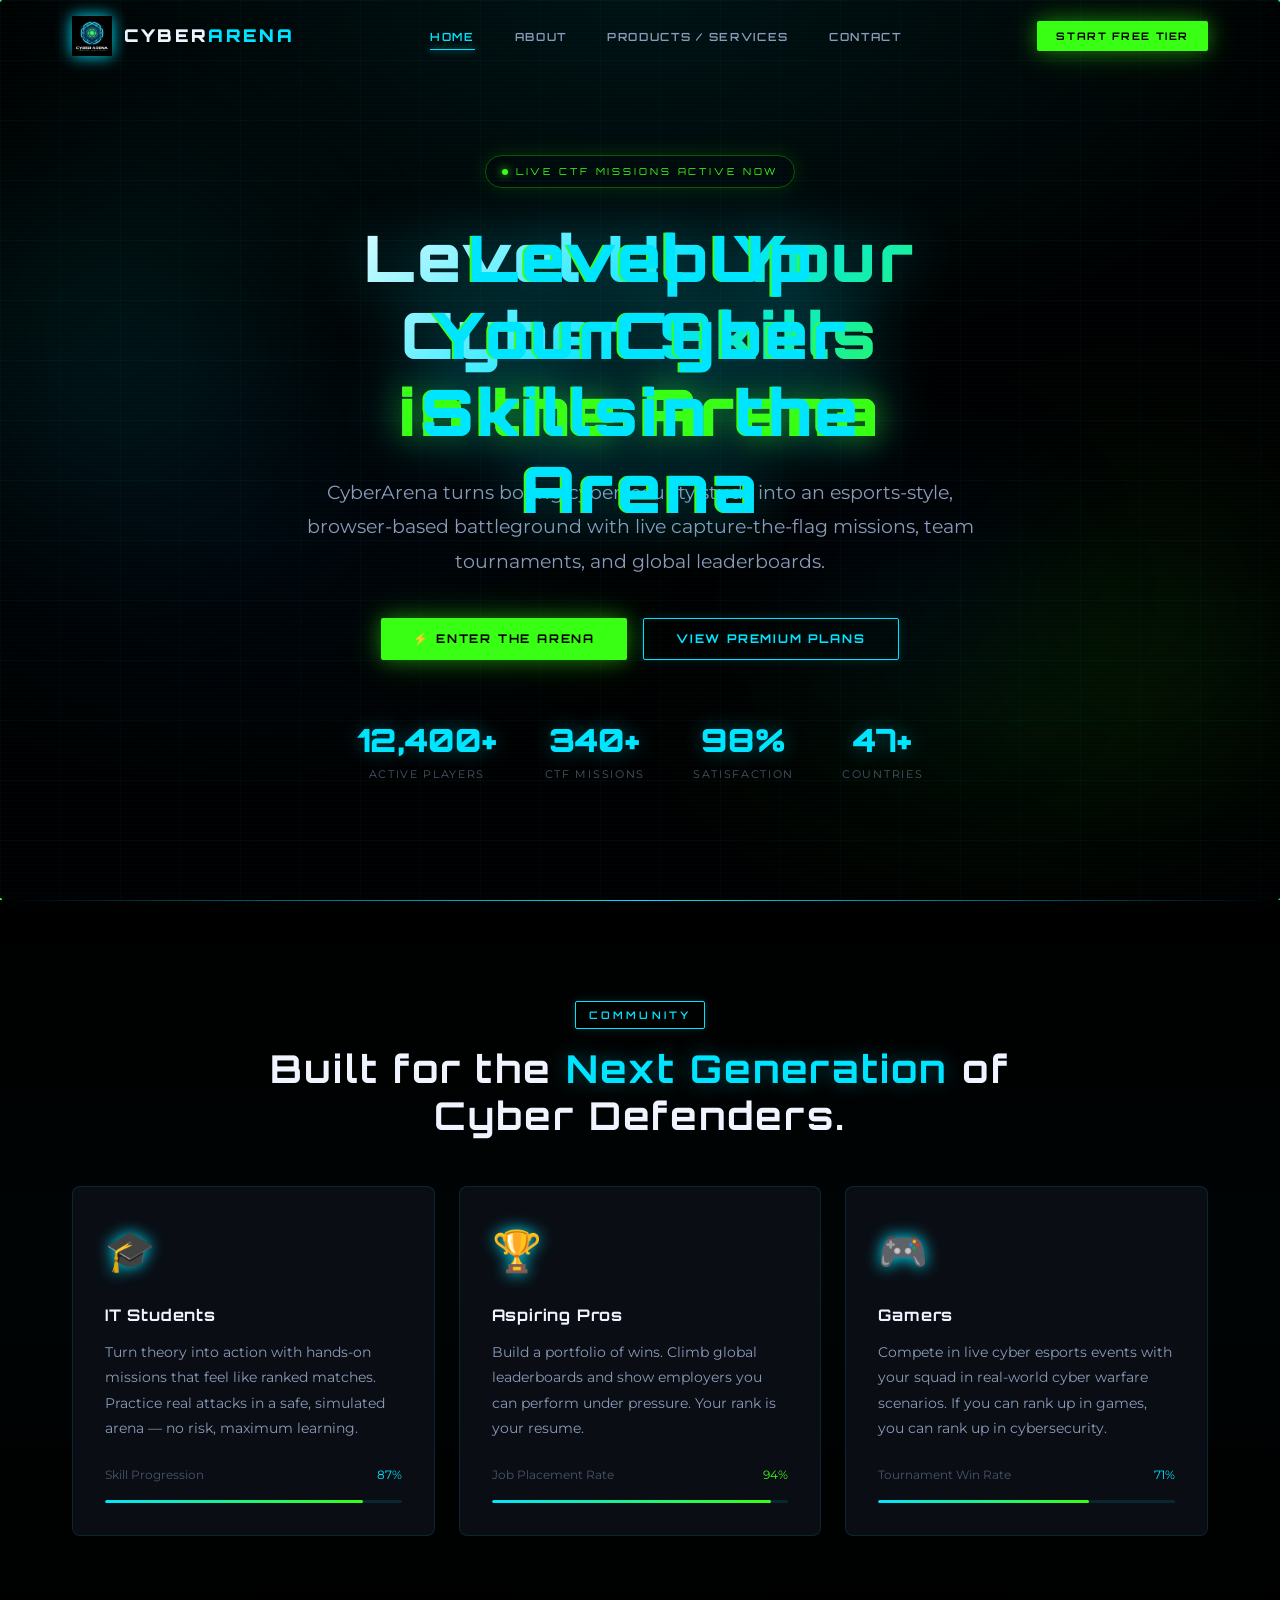
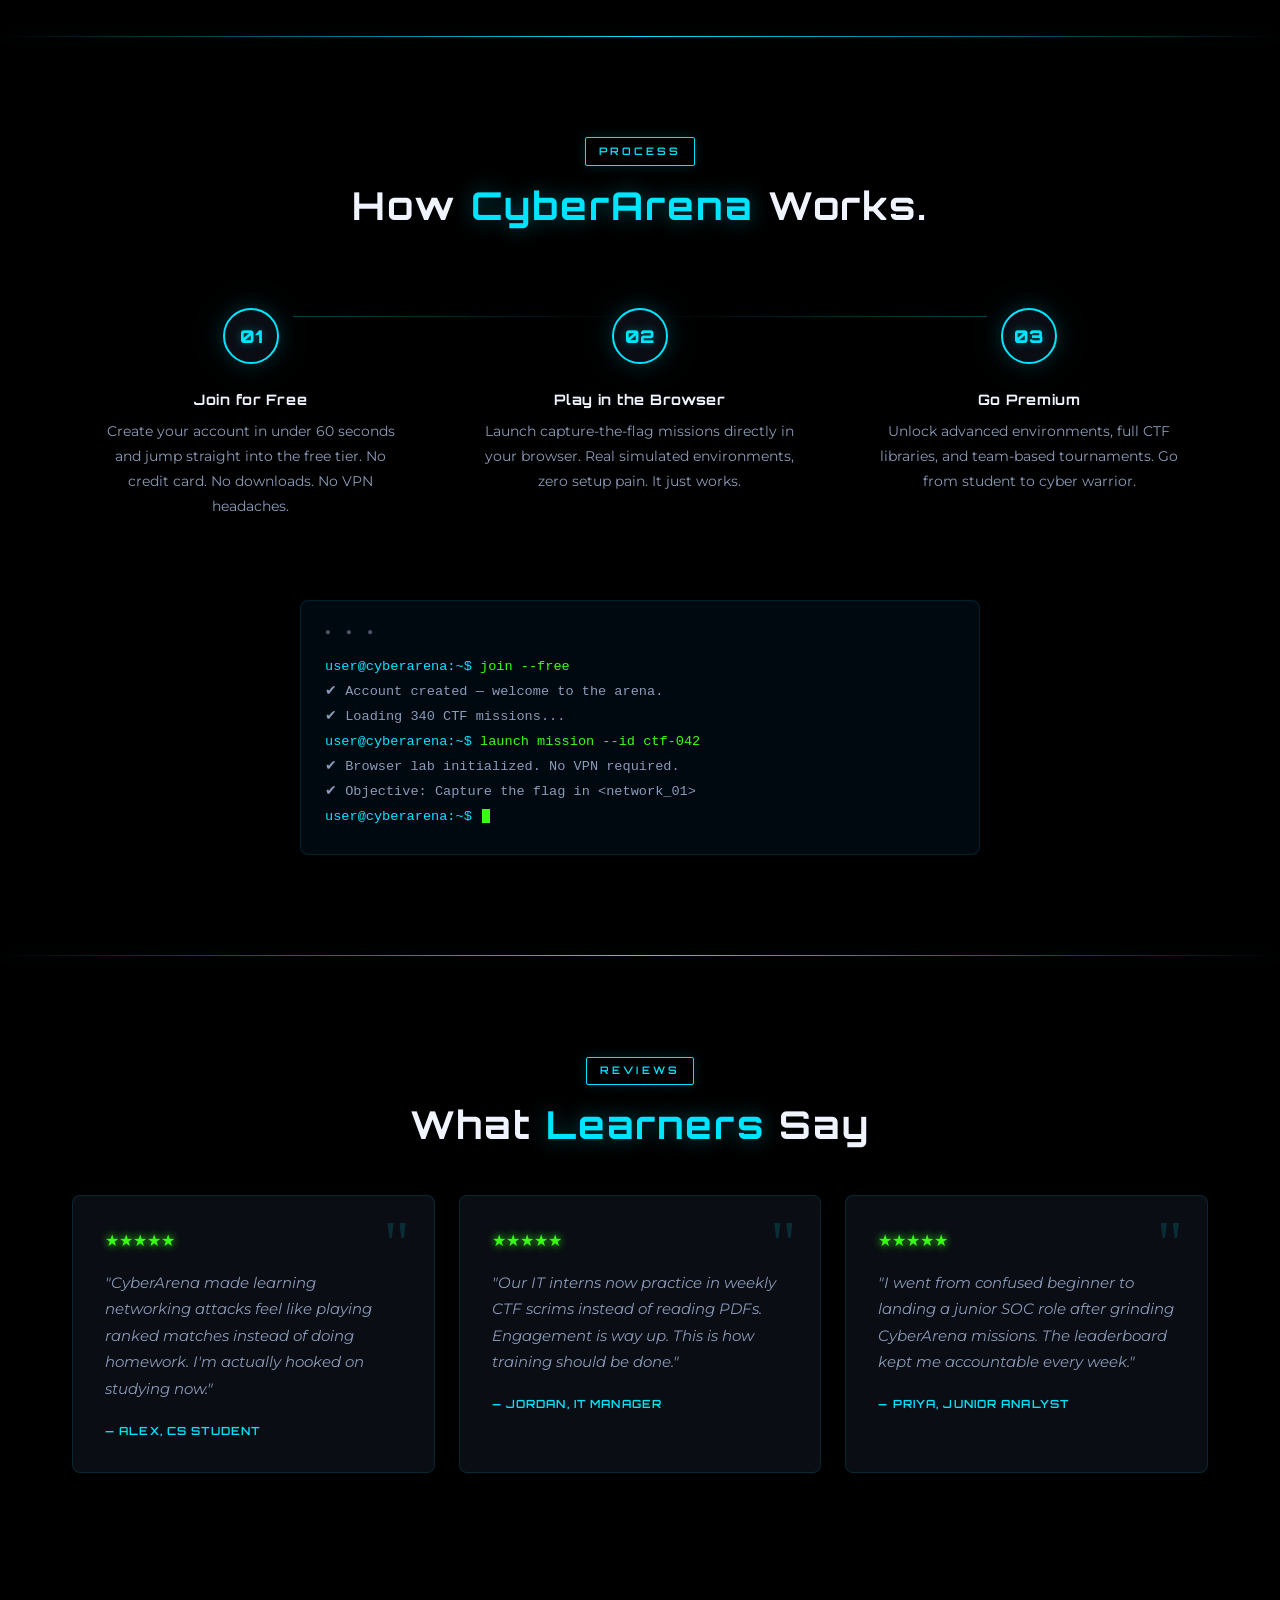
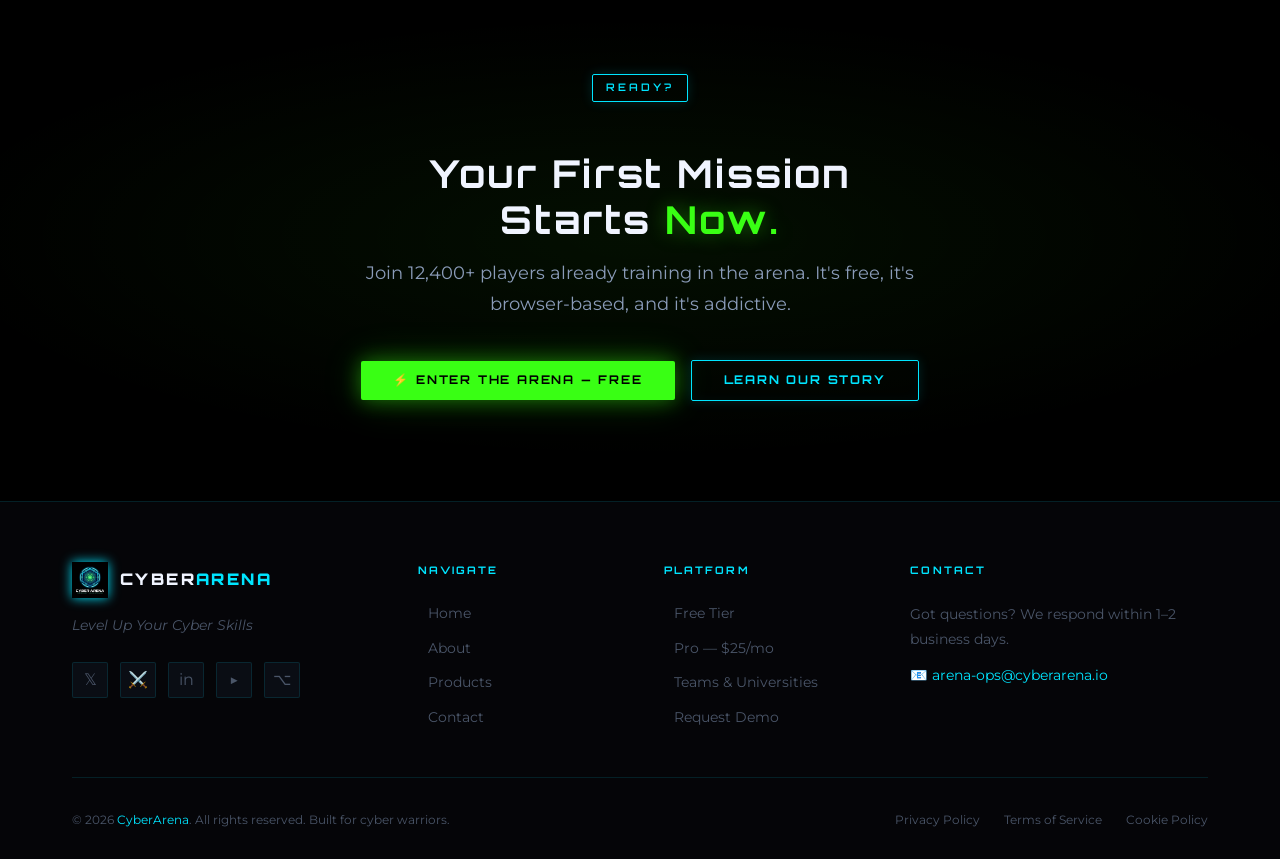
<file: index.html>
<!DOCTYPE html>
<html lang="en">
<head>
  <meta charset="UTF-8" />
  <meta name="viewport" content="width=device-width, initial-scale=1.0" />
  <title>CyberArena — Level Up Your Cyber Skills in the Arena</title>
  <meta name="description" content="CyberArena turns cybersecurity study into an esports-style, browser-based battleground with live capture-the-flag missions, team tournaments, and global leaderboards." />
  <link rel="icon" href="data:image/svg+xml,<svg xmlns='http://www.w3.org/2000/svg' viewBox='0 0 100 100'><text y='.9em' font-size='90'>🛡️</text></svg>" />
  <link rel="stylesheet" href="assets/style.css" />
  <style>
    /* Page-specific styles */
    .glitch {
      position: relative;
    }
    .glitch::before,
    .glitch::after {
      content: attr(data-text);
      position: absolute;
      inset: 0;
      background: transparent;
      -webkit-background-clip: text;
      background-clip: text;
    }
    .glitch::before {
      left: 2px;
      text-shadow: -2px 0 var(--green);
      animation: glitch1 4s infinite linear;
    }
    .glitch::after {
      left: -2px;
      text-shadow: 2px 0 var(--cyan);
      animation: glitch2 4s infinite linear;
    }
    @keyframes glitch1 {
      0%, 90%, 100% { clip-path: none; opacity: 0; }
      91% { clip-path: inset(10% 0 80% 0); opacity: 1; }
      92% { clip-path: inset(50% 0 30% 0); opacity: 1; }
      93% { clip-path: inset(80% 0 5% 0); opacity: 1; }
    }
    @keyframes glitch2 {
      0%, 93%, 100% { clip-path: none; opacity: 0; }
      94% { clip-path: inset(20% 0 60% 0); opacity: 1; }
      95% { clip-path: inset(60% 0 15% 0); opacity: 1; }
    }

    .cta-section {
      text-align: center;
      padding: 100px 0;
      position: relative;
      overflow: hidden;
    }
    .cta-section::before {
      content: '';
      position: absolute;
      inset: 0;
      background: radial-gradient(ellipse 80% 60% at 50% 50%, rgba(57, 255, 20, 0.06) 0%, transparent 70%);
    }
    .cta-section h2 { margin-bottom: 1rem; }
    .cta-section p  { margin-bottom: 2.5rem; }

    /* Community section accent */
    .community-section {
      background: linear-gradient(180deg, transparent 0%, rgba(0, 229, 255, 0.02) 50%, transparent 100%);
    }

    .stat-bar {
      width: 100%;
      height: 3px;
      background: var(--border);
      border-radius: 2px;
      margin-top: 0.5rem;
      overflow: hidden;
    }
    .stat-bar-fill {
      height: 100%;
      background: linear-gradient(90deg, var(--cyan), var(--green));
      border-radius: 2px;
      animation: fillBar 2s ease forwards;
      width: 0;
    }
    @keyframes fillBar {
      to { width: var(--fill); }
    }

    .testimonials-grid {
      display: grid;
      grid-template-columns: repeat(3, 1fr);
      gap: 1.5rem;
    }

    @media (max-width: 900px) {
      .testimonials-grid { grid-template-columns: 1fr; }
    }
  </style>
</head>
<body>

<!-- ── NAVIGATION ── -->
<nav class="nav" id="mainNav" role="navigation" aria-label="Main Navigation">
  <div class="nav-inner">
    <a href="index.html" class="nav-logo" aria-label="CyberArena Home">
      <img src="assets/logo.png" alt="CyberArena Logo" />
      <span class="nav-logo-text">CYBER<span>ARENA</span></span>
    </a>

    <ul class="nav-links" id="navLinks" role="list">
      <li><a href="index.html">Home</a></li>
      <li><a href="pages/about.html">About</a></li>
      <li><a href="pages/products.html">Products / Services</a></li>
      <li><a href="pages/contact.html">Contact</a></li>
    </ul>

    <div class="nav-cta">
      <a href="pages/products.html" class="btn btn-primary btn-sm" id="nav-start-free">Start Free Tier</a>
      <button class="nav-toggle" id="navToggle" aria-label="Toggle mobile menu" aria-expanded="false">
        <span></span><span></span><span></span>
      </button>
    </div>
  </div>
</nav>

<!-- ── HERO ── -->
<section class="hero" aria-labelledby="hero-heading">
  <canvas id="particleCanvas" style="position:absolute;inset:0;z-index:0;pointer-events:none;"></canvas>
  <div class="hero-bg"></div>
  <div class="hero-orb hero-orb-1"></div>
  <div class="hero-orb hero-orb-2"></div>
  <div class="hero-orb hero-orb-3"></div>

  <div class="hero-content" style="z-index:2;">
    <div class="hero-badge">
      <span class="hero-badge-dot"></span>
      Live CTF Missions Active Now
    </div>

    <h1 id="hero-heading" class="glitch" style="margin-bottom:1.5rem;">
      Level Up Your<br />Cyber Skills<br /><span style="color:var(--green); -webkit-text-fill-color:var(--green);text-shadow:0 0 30px rgba(57,255,20,0.5);">in the Arena</span>
    </h1>

    <p class="hero-sub">
      CyberArena turns boring cybersecurity study into an esports-style, 
      browser-based battleground with live capture-the-flag missions, 
      team tournaments, and global leaderboards.
    </p>

    <div class="hero-buttons">
      <a href="pages/products.html" class="btn btn-primary" id="hero-enter-arena">
        ⚡ Enter the Arena
      </a>
      <a href="pages/products.html" class="btn btn-secondary" id="hero-view-plans">
        View Premium Plans
      </a>
    </div>

    <div class="hero-stats">
      <div class="hero-stat">
        <span class="hero-stat-num" data-target="12400" data-suffix="+" id="stat-players">0</span>
        <span class="hero-stat-label">Active Players</span>
      </div>
      <div class="hero-stat">
        <span class="hero-stat-num" data-target="340" data-suffix="+" id="stat-missions">0</span>
        <span class="hero-stat-label">CTF Missions</span>
      </div>
      <div class="hero-stat">
        <span class="hero-stat-num" data-target="98" data-suffix="%" id="stat-rating">0</span>
        <span class="hero-stat-label">Satisfaction</span>
      </div>
      <div class="hero-stat">
        <span class="hero-stat-num" data-target="47" data-suffix="+" id="stat-countries">0</span>
        <span class="hero-stat-label">Countries</span>
      </div>
    </div>
  </div>
</section>

<div class="glow-divider"></div>

<!-- ── COMMUNITY HUB ── -->
<section class="community-section" aria-labelledby="community-heading">
  <div class="container">
    <div class="text-center mb-xl">
      <span class="section-label">Community</span>
      <h2 id="community-heading" class="section-title">
        Built for the <span>Next Generation</span> of<br />Cyber Defenders.
      </h2>
    </div>

    <div class="grid-3">
      <div class="card reveal">
        <span class="card-icon">🎓</span>
        <div class="card-title">IT Students</div>
        <p>Turn theory into action with hands-on missions that feel like ranked matches. Practice real attacks in a safe, simulated arena — no risk, maximum learning.</p>
        <div style="margin-top:1.5rem; display:flex; flex-direction:column; gap:0.5rem;">
          <div style="display:flex; justify-content:space-between; font-size:0.75rem; color:var(--text-muted);">
            <span>Skill Progression</span><span style="color:var(--cyan);">87%</span>
          </div>
          <div class="stat-bar"><div class="stat-bar-fill" style="--fill:87%;"></div></div>
        </div>
      </div>

      <div class="card reveal">
        <span class="card-icon">🏆</span>
        <div class="card-title">Aspiring Pros</div>
        <p>Build a portfolio of wins. Climb global leaderboards and show employers you can perform under pressure. Your rank is your resume.</p>
        <div style="margin-top:1.5rem; display:flex; flex-direction:column; gap:0.5rem;">
          <div style="display:flex; justify-content:space-between; font-size:0.75rem; color:var(--text-muted);">
            <span>Job Placement Rate</span><span style="color:var(--green);">94%</span>
          </div>
          <div class="stat-bar"><div class="stat-bar-fill" style="--fill:94%;"></div></div>
        </div>
      </div>

      <div class="card reveal">
        <span class="card-icon">🎮</span>
        <div class="card-title">Gamers</div>
        <p>Compete in live cyber esports events with your squad in real-world cyber warfare scenarios. If you can rank up in games, you can rank up in cybersecurity.</p>
        <div style="margin-top:1.5rem; display:flex; flex-direction:column; gap:0.5rem;">
          <div style="display:flex; justify-content:space-between; font-size:0.75rem; color:var(--text-muted);">
            <span>Tournament Win Rate</span><span style="color:var(--cyan);">71%</span>
          </div>
          <div class="stat-bar"><div class="stat-bar-fill" style="--fill:71%;"></div></div>
        </div>
      </div>
    </div>
  </div>
</section>

<div class="glow-divider"></div>

<!-- ── HOW IT WORKS ── -->
<section aria-labelledby="how-heading">
  <div class="container">
    <div class="text-center mb-xl">
      <span class="section-label">Process</span>
      <h2 id="how-heading" class="section-title">
        How <span>CyberArena</span> Works.
      </h2>
    </div>

    <div class="steps">
      <div class="step reveal">
        <div class="step-num">01</div>
        <div class="step-title">Join for Free</div>
        <p>Create your account in under 60 seconds and jump straight into the free tier. No credit card. No downloads. No VPN headaches.</p>
      </div>
      <div class="step reveal">
        <div class="step-num">02</div>
        <div class="step-title">Play in the Browser</div>
        <p>Launch capture-the-flag missions directly in your browser. Real simulated environments, zero setup pain. It just works.</p>
      </div>
      <div class="step reveal">
        <div class="step-num">03</div>
        <div class="step-title">Go Premium</div>
        <p>Unlock advanced environments, full CTF libraries, and team-based tournaments. Go from student to cyber warrior.</p>
      </div>
    </div>

    <!-- Terminal block -->
    <div class="terminal-block reveal" style="margin-top:3rem; max-width:680px; margin-left:auto; margin-right:auto;">
      <div class="terminal-line"><span class="terminal-prompt">user@cyberarena:~$ </span><span>join --free</span></div>
      <div class="terminal-line terminal-out">✔ Account created — welcome to the arena.</div>
      <div class="terminal-line terminal-out">✔ Loading 340 CTF missions...</div>
      <div class="terminal-line"><span class="terminal-prompt">user@cyberarena:~$ </span><span>launch mission --id ctf-042</span></div>
      <div class="terminal-line terminal-out">✔ Browser lab initialized. No VPN required.</div>
      <div class="terminal-line terminal-out">✔ Objective: Capture the flag in &lt;network_01&gt;</div>
      <div class="terminal-line"><span class="terminal-prompt">user@cyberarena:~$ </span><span class="terminal-cursor"></span></div>
    </div>
  </div>
</section>

<div class="glow-divider"></div>

<!-- ── TESTIMONIALS ── -->
<section aria-labelledby="testimonials-heading">
  <div class="container">
    <div class="text-center mb-xl">
      <span class="section-label">Reviews</span>
      <h2 id="testimonials-heading" class="section-title">
        What <span>Learners</span> Say
      </h2>
    </div>

    <div class="testimonials-grid">
      <div class="testimonial-card reveal">
        <div class="stars" aria-label="5 out of 5 stars">★★★★★</div>
        <p class="testimonial-text">"CyberArena made learning networking attacks feel like playing ranked matches instead of doing homework. I'm actually hooked on studying now."</p>
        <div class="testimonial-author">— Alex, CS Student</div>
      </div>

      <div class="testimonial-card reveal">
        <div class="stars" aria-label="5 out of 5 stars">★★★★★</div>
        <p class="testimonial-text">"Our IT interns now practice in weekly CTF scrims instead of reading PDFs. Engagement is way up. This is how training should be done."</p>
        <div class="testimonial-author">— Jordan, IT Manager</div>
      </div>

      <div class="testimonial-card reveal">
        <div class="stars" aria-label="5 out of 5 stars">★★★★★</div>
        <p class="testimonial-text">"I went from confused beginner to landing a junior SOC role after grinding CyberArena missions. The leaderboard kept me accountable every week."</p>
        <div class="testimonial-author">— Priya, Junior Analyst</div>
      </div>
    </div>
  </div>
</section>

<!-- ── CTA SECTION ── -->
<section class="cta-section" aria-labelledby="cta-heading">
  <div class="container">
    <span class="section-label">Ready?</span>
    <h2 id="cta-heading" class="section-title mt-lg">
      Your First Mission<br />Starts <span class="accent">Now.</span>
    </h2>
    <p class="section-subtitle">
      Join 12,400+ players already training in the arena. It's free, it's browser-based, and it's addictive.
    </p>
    <div class="flex flex-center gap-md" style="flex-wrap:wrap;">
      <a href="pages/products.html" class="btn btn-primary" id="cta-enter-arena">⚡ Enter the Arena — Free</a>
      <a href="pages/about.html" class="btn btn-secondary" id="cta-learn-more">Learn Our Story</a>
    </div>
  </div>
</section>

<!-- ── FOOTER ── -->
<footer class="footer" role="contentinfo">
  <div class="container">
    <div class="footer-grid">
      <div>
        <div class="footer-brand-logo">
          <img src="assets/logo.png" alt="CyberArena" />
          <div class="footer-brand-name">CYBER<span>ARENA</span></div>
        </div>
        <p class="footer-tagline">Level Up Your Cyber Skills</p>
        <div class="footer-social">
          <a href="#" class="footer-social-link" aria-label="Twitter/X">𝕏</a>
          <a href="#" class="footer-social-link" aria-label="Discord">⚔️</a>
          <a href="#" class="footer-social-link" aria-label="LinkedIn">in</a>
          <a href="#" class="footer-social-link" aria-label="YouTube">▶</a>
          <a href="#" class="footer-social-link" aria-label="GitHub">⌥</a>
        </div>
      </div>

      <div>
        <div class="footer-col-title">Navigate</div>
        <ul class="footer-links">
          <li><a href="index.html">Home</a></li>
          <li><a href="pages/about.html">About</a></li>
          <li><a href="pages/products.html">Products</a></li>
          <li><a href="pages/contact.html">Contact</a></li>
        </ul>
      </div>

      <div>
        <div class="footer-col-title">Platform</div>
        <ul class="footer-links">
          <li><a href="pages/products.html">Free Tier</a></li>
          <li><a href="pages/products.html">Pro — $25/mo</a></li>
          <li><a href="pages/products.html">Teams & Universities</a></li>
          <li><a href="pages/contact.html">Request Demo</a></li>
        </ul>
      </div>

      <div>
        <div class="footer-col-title">Contact</div>
        <p style="font-size:0.88rem; color:var(--text-muted); margin-bottom:0.75rem;">
          Got questions? We respond within 1–2 business days.
        </p>
        <a href="mailto:arena-ops@cyberarena.io" class="footer-email-link">
          📧 arena-ops@cyberarena.io
        </a>
      </div>
    </div>

    <div class="footer-bottom">
      <div class="footer-copy">
        © 2026 <span>CyberArena</span>. All rights reserved. Built for cyber warriors.
      </div>
      <div class="footer-legal">
        <a href="#">Privacy Policy</a>
        <a href="#">Terms of Service</a>
        <a href="#">Cookie Policy</a>
      </div>
    </div>
  </div>
</footer>

<script src="assets/main.js"></script>
</body>
</html>
</file>
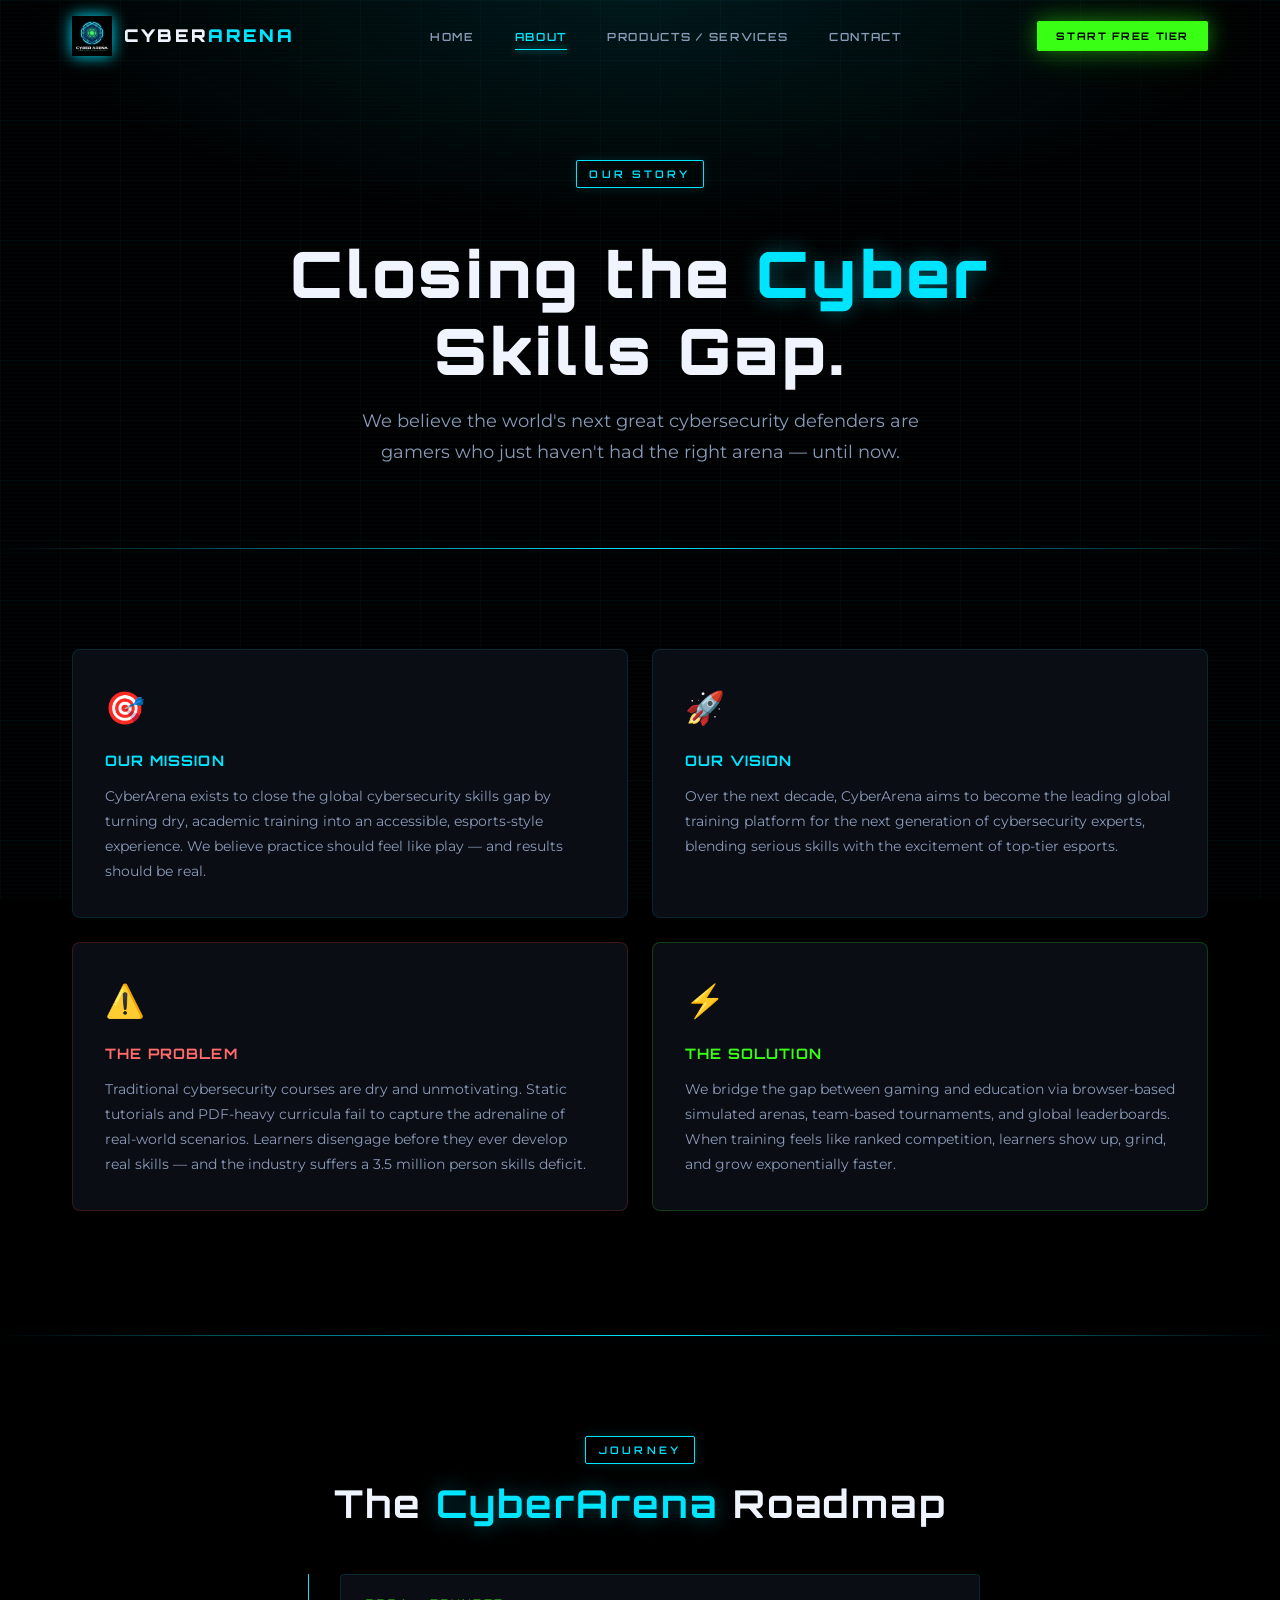
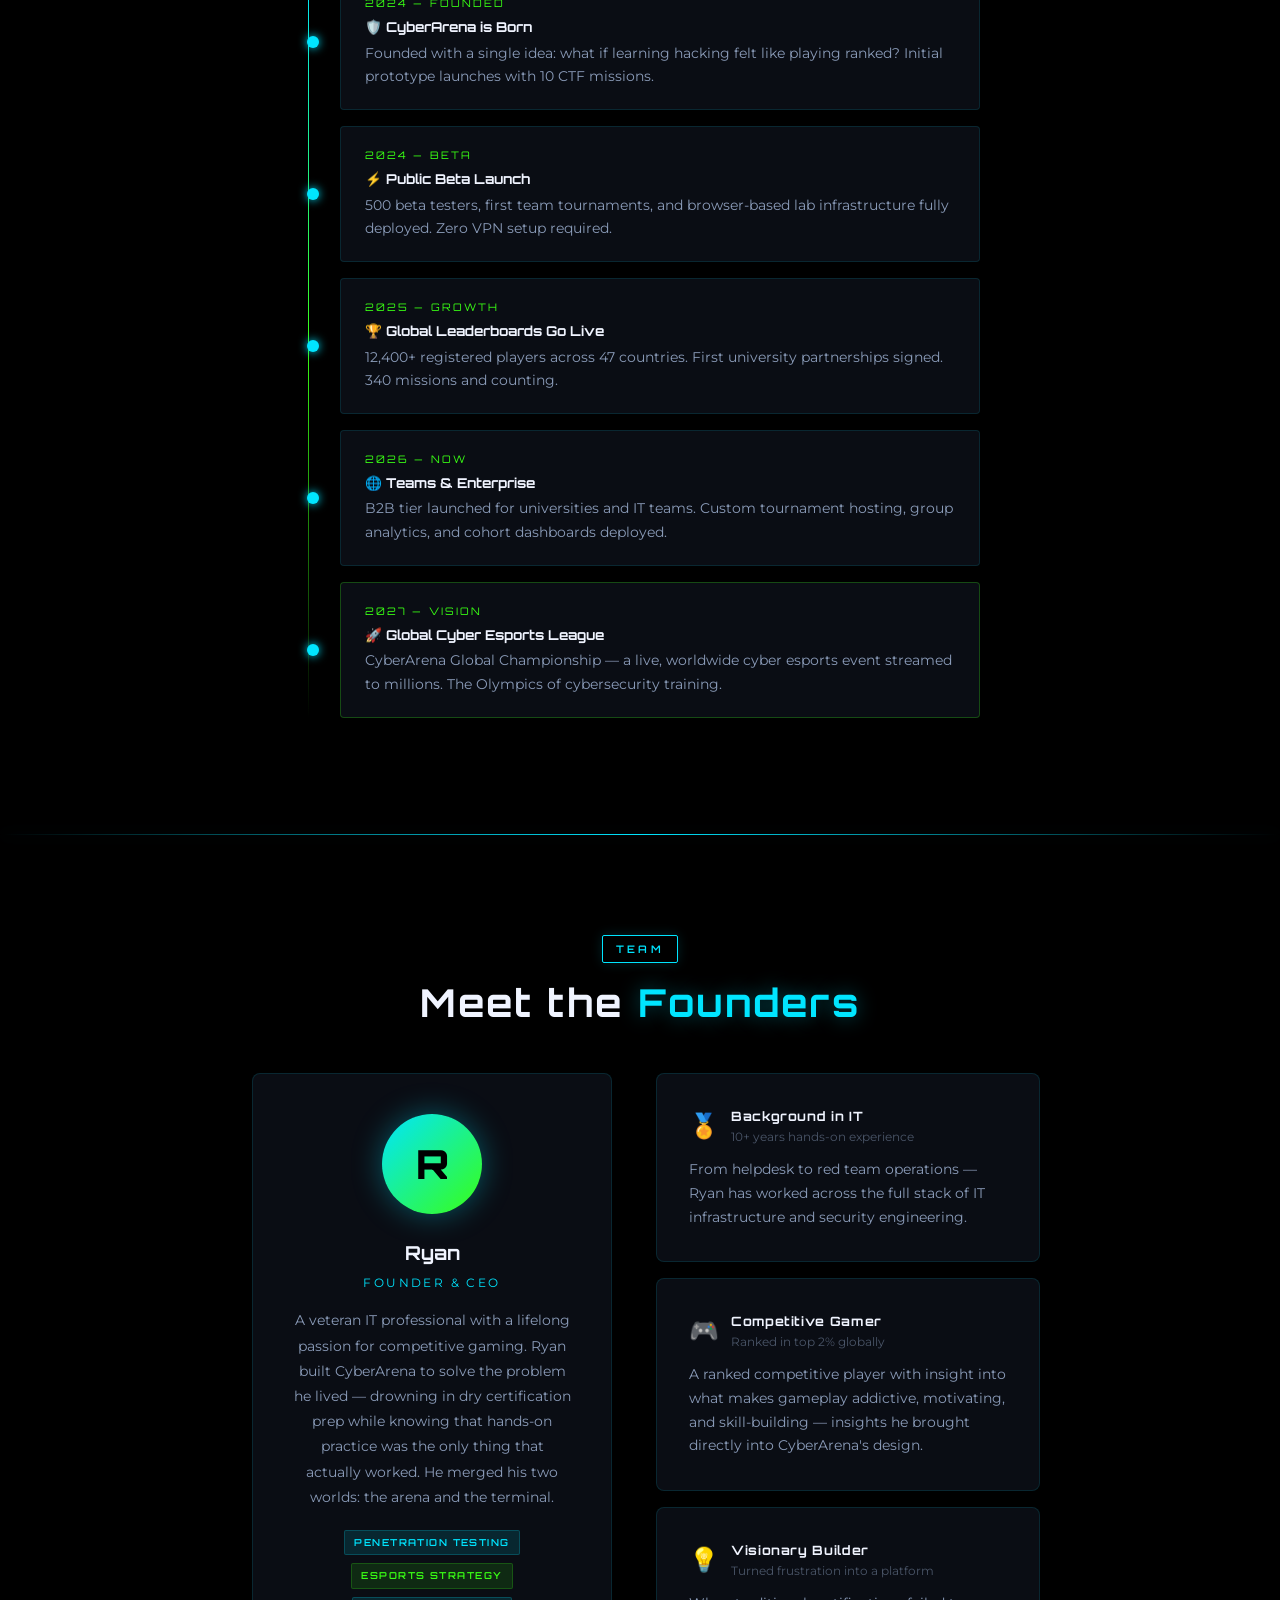
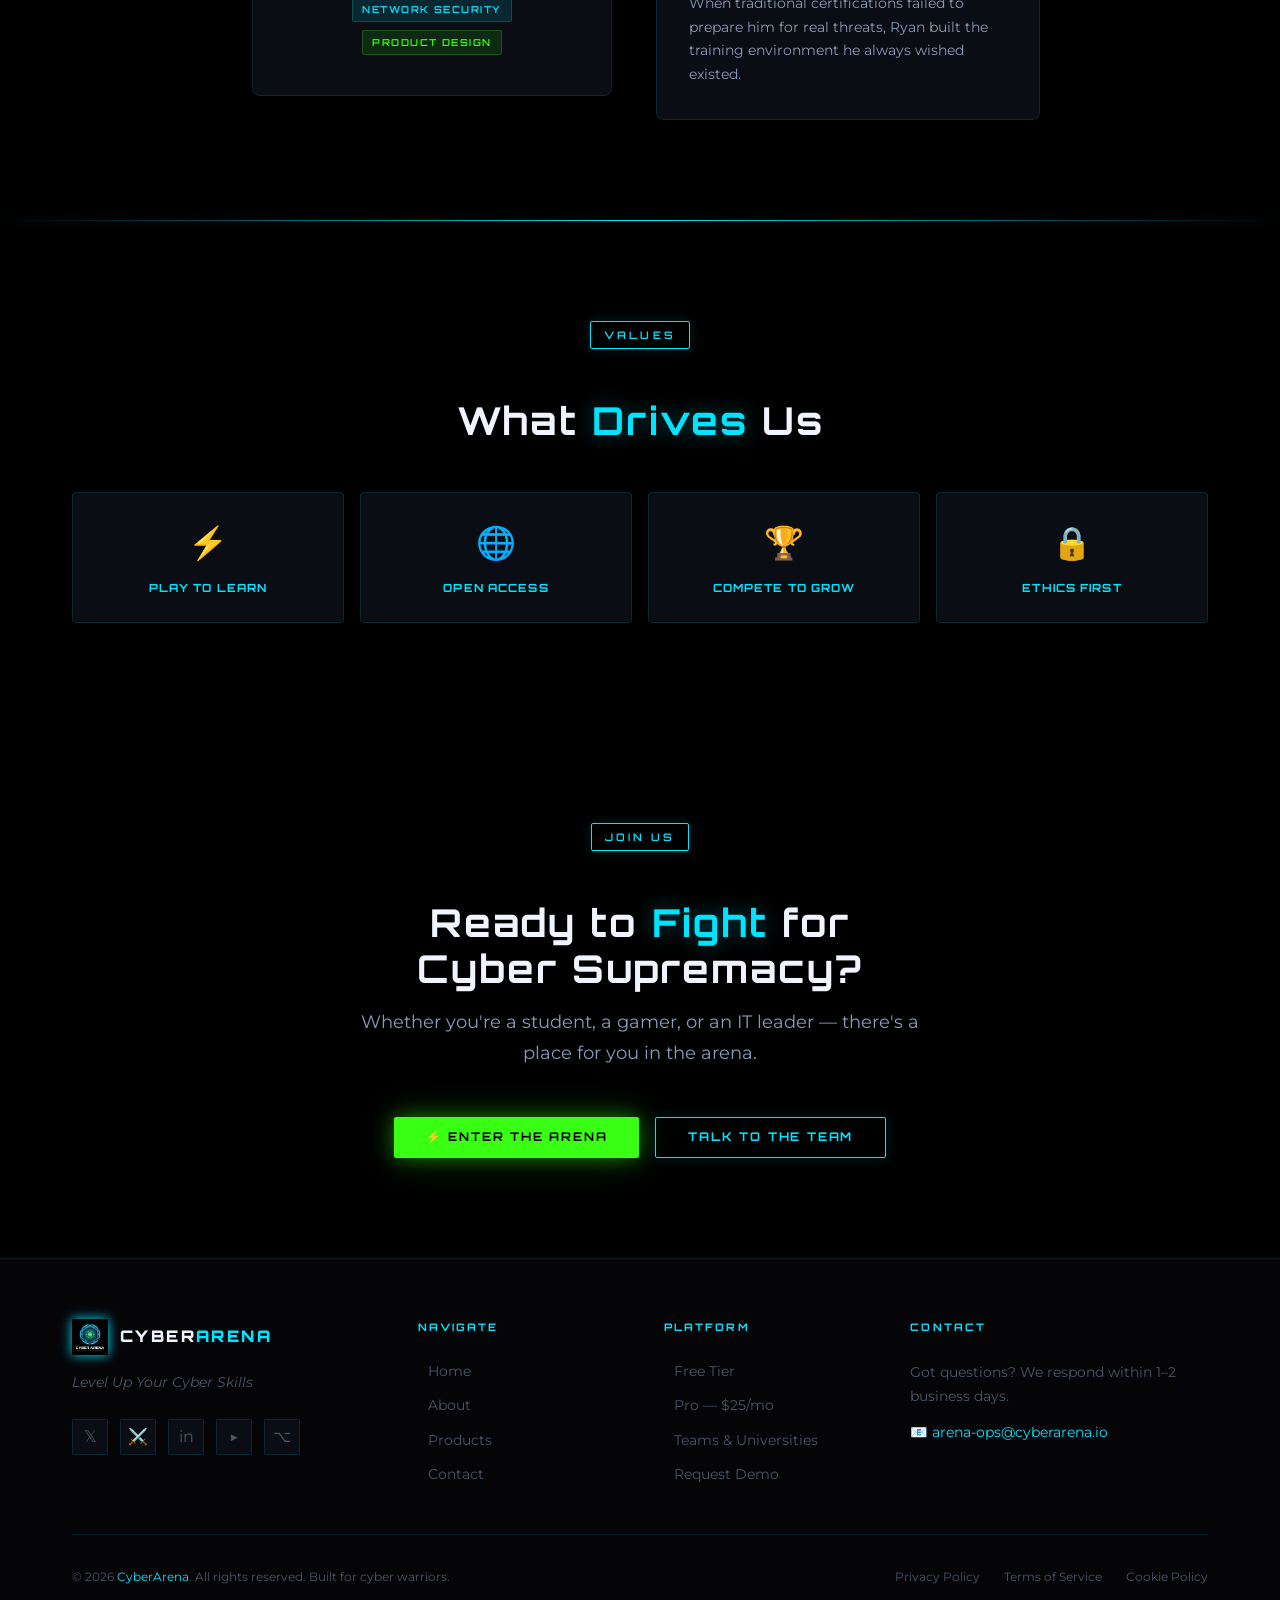
<file: pages/about.html>
<!DOCTYPE html>
<html lang="en">
<head>
  <meta charset="UTF-8" />
  <meta name="viewport" content="width=device-width, initial-scale=1.0" />
  <title>About — CyberArena | Our Mission to Close the Cyber Skills Gap</title>
  <meta name="description" content="Learn about CyberArena's mission to close the global cybersecurity skills gap through esports-style training, browser-based arenas, and team tournaments." />
  <link rel="icon" href="data:image/svg+xml,<svg xmlns='http://www.w3.org/2000/svg' viewBox='0 0 100 100'><text y='.9em' font-size='90'>🛡️</text></svg>" />
  <link rel="stylesheet" href="../assets/style.css" />
  <style>
    .timeline {
      position: relative;
      padding-left: 2.5rem;
      margin-top: 2rem;
    }
    .timeline::before {
      content: '';
      position: absolute;
      left: 0.5rem;
      top: 0; bottom: 0;
      width: 1px;
      background: linear-gradient(180deg, var(--cyan), var(--green), transparent);
    }
    .timeline-item {
      position: relative;
      padding: 1.25rem 1.5rem;
      background: var(--bg-card);
      border: 1px solid var(--border);
      border-radius: var(--radius-md);
      margin-bottom: 1rem;
      transition: var(--transition);
    }
    .timeline-item::before {
      content: '';
      position: absolute;
      left: -2.1rem;
      top: 50%;
      transform: translateY(-50%);
      width: 12px; height: 12px;
      background: var(--cyan);
      border-radius: 50%;
      box-shadow: 0 0 10px var(--cyan);
    }
    .timeline-item:hover {
      border-color: var(--cyan);
      box-shadow: 0 0 20px var(--cyan-glow);
      transform: translateX(4px);
    }
    .timeline-year {
      font-family: var(--font-display);
      font-size: 0.65rem;
      color: var(--green);
      letter-spacing: 0.2em;
      margin-bottom: 0.25rem;
    }
    .timeline-label {
      font-family: var(--font-display);
      font-size: 0.85rem;
      font-weight: 700;
      color: var(--text-primary);
      margin-bottom: 0.25rem;
    }
    .timeline-desc { font-size: 0.85rem; }

    .value-grid {
      display: grid;
      grid-template-columns: repeat(4, 1fr);
      gap: 1rem;
      margin-top: 3rem;
    }
    .value-item {
      text-align: center;
      padding: 1.5rem 1rem;
      background: var(--bg-card);
      border: 1px solid var(--border);
      border-radius: var(--radius-md);
      transition: var(--transition);
    }
    .value-item:hover {
      border-color: var(--cyan);
      box-shadow: 0 0 20px var(--cyan-glow);
    }
    .value-icon { font-size: 2rem; margin-bottom: 0.75rem; }
    .value-label {
      font-family: var(--font-display);
      font-size: 0.7rem;
      font-weight: 700;
      letter-spacing: 0.1em;
      color: var(--cyan);
      text-transform: uppercase;
    }

    @media (max-width: 900px) {
      .value-grid { grid-template-columns: repeat(2, 1fr); }
    }
    @media (max-width: 600px) {
      .value-grid { grid-template-columns: 1fr 1fr; }
    }
  </style>
</head>
<body>

<!-- ── NAVIGATION ── -->
<nav class="nav" id="mainNav" role="navigation" aria-label="Main Navigation">
  <div class="nav-inner">
    <a href="../index.html" class="nav-logo" aria-label="CyberArena Home">
      <img src="../assets/logo.png" alt="CyberArena Logo" />
      <span class="nav-logo-text">CYBER<span>ARENA</span></span>
    </a>
    <ul class="nav-links" id="navLinks" role="list">
      <li><a href="../index.html">Home</a></li>
      <li><a href="about.html" class="active">About</a></li>
      <li><a href="products.html">Products / Services</a></li>
      <li><a href="contact.html">Contact</a></li>
    </ul>
    <div class="nav-cta">
      <a href="products.html" class="btn btn-primary btn-sm" id="nav-start-free">Start Free Tier</a>
      <button class="nav-toggle" id="navToggle" aria-label="Toggle mobile menu">
        <span></span><span></span><span></span>
      </button>
    </div>
  </div>
</nav>

<!-- ── PAGE HERO ── -->
<section class="page-hero" aria-labelledby="about-hero-heading">
  <div class="page-hero-bg"></div>
  <div class="container">
    <span class="section-label">Our Story</span>
    <h1 id="about-hero-heading" class="section-title mt-lg">
      Closing the <span>Cyber</span><br />Skills Gap.
    </h1>
    <p class="section-subtitle" style="margin:1rem auto 0;">
      We believe the world's next great cybersecurity defenders are gamers who just haven't had the right arena — until now.
    </p>
  </div>
</section>

<div class="glow-divider"></div>

<!-- ── MISSION & VISION ── -->
<section aria-labelledby="mission-heading">
  <div class="container">
    <div class="mission-grid">
      <div class="mission-card reveal">
        <div class="mission-card-icon">🎯</div>
        <div class="mission-card-title">Our Mission</div>
        <p>CyberArena exists to close the global cybersecurity skills gap by turning dry, academic training into an accessible, esports-style experience. We believe practice should feel like play — and results should be real.</p>
      </div>
      <div class="mission-card reveal">
        <div class="mission-card-icon">🚀</div>
        <div class="mission-card-title">Our Vision</div>
        <p>Over the next decade, CyberArena aims to become the leading global training platform for the next generation of cybersecurity experts, blending serious skills with the excitement of top-tier esports.</p>
      </div>
    </div>

    <div class="mission-grid">
      <div class="mission-card reveal" style="border-color: rgba(255, 68, 68, 0.2);">
        <div class="mission-card-icon">⚠️</div>
        <div class="mission-card-title" style="color: #ff6b6b;">The Problem</div>
        <p>Traditional cybersecurity courses are dry and unmotivating. Static tutorials and PDF-heavy curricula fail to capture the adrenaline of real-world scenarios. Learners disengage before they ever develop real skills — and the industry suffers a 3.5 million person skills deficit.</p>
      </div>
      <div class="mission-card reveal" style="border-color: rgba(57, 255, 20, 0.2);">
        <div class="mission-card-icon">⚡</div>
        <div class="mission-card-title" style="color: var(--green);">The Solution</div>
        <p>We bridge the gap between gaming and education via browser-based simulated arenas, team-based tournaments, and global leaderboards. When training feels like ranked competition, learners show up, grind, and grow exponentially faster.</p>
      </div>
    </div>
  </div>
</section>

<div class="glow-divider"></div>

<!-- ── ROADMAP / TIMELINE ── -->
<section aria-labelledby="timeline-heading">
  <div class="container">
    <div class="text-center mb-xl">
      <span class="section-label">Journey</span>
      <h2 id="timeline-heading" class="section-title">
        The <span>CyberArena</span> Roadmap
      </h2>
    </div>

    <div style="max-width: 680px; margin: 0 auto;">
      <div class="timeline">
        <div class="timeline-item reveal">
          <div class="timeline-year">2024 — FOUNDED</div>
          <div class="timeline-label">🛡️ CyberArena is Born</div>
          <p class="timeline-desc">Founded with a single idea: what if learning hacking felt like playing ranked? Initial prototype launches with 10 CTF missions.</p>
        </div>
        <div class="timeline-item reveal">
          <div class="timeline-year">2024 — BETA</div>
          <div class="timeline-label">⚡ Public Beta Launch</div>
          <p class="timeline-desc">500 beta testers, first team tournaments, and browser-based lab infrastructure fully deployed. Zero VPN setup required.</p>
        </div>
        <div class="timeline-item reveal">
          <div class="timeline-year">2025 — GROWTH</div>
          <div class="timeline-label">🏆 Global Leaderboards Go Live</div>
          <p class="timeline-desc">12,400+ registered players across 47 countries. First university partnerships signed. 340 missions and counting.</p>
        </div>
        <div class="timeline-item reveal">
          <div class="timeline-year">2026 — NOW</div>
          <div class="timeline-label">🌐 Teams & Enterprise</div>
          <p class="timeline-desc">B2B tier launched for universities and IT teams. Custom tournament hosting, group analytics, and cohort dashboards deployed.</p>
        </div>
        <div class="timeline-item reveal" style="border-color: rgba(57,255,20,0.25);">
          <div class="timeline-year">2027 — VISION</div>
          <div class="timeline-label">🚀 Global Cyber Esports League</div>
          <p class="timeline-desc">CyberArena Global Championship — a live, worldwide cyber esports event streamed to millions. The Olympics of cybersecurity training.</p>
        </div>
      </div>
    </div>
  </div>
</section>

<div class="glow-divider"></div>

<!-- ── TEAM ── -->
<section aria-labelledby="team-heading">
  <div class="container">
    <div class="text-center mb-xl">
      <span class="section-label">Team</span>
      <h2 id="team-heading" class="section-title">
        Meet the <span>Founders</span>
      </h2>
    </div>

    <div style="max-width: 800px; margin: 0 auto;">
      <div style="display: grid; grid-template-columns: 1fr 1fr; gap: 2rem; align-items: start;">

        <div class="team-card reveal">
          <div class="team-avatar">R</div>
          <div class="team-name">Ryan</div>
          <div class="team-title">Founder & CEO</div>
          <p class="team-bio">A veteran IT professional with a lifelong passion for competitive gaming. Ryan built CyberArena to solve the problem he lived — drowning in dry certification prep while knowing that hands-on practice was the only thing that actually worked. He merged his two worlds: the arena and the terminal.</p>
          <div style="display: flex; flex-wrap: wrap; gap: 0.5rem; justify-content: center; margin-top: 1.25rem;">
            <span class="tag tag-cyan">Penetration Testing</span>
            <span class="tag tag-green">Esports Strategy</span>
            <span class="tag tag-cyan">Network Security</span>
            <span class="tag tag-green">Product Design</span>
          </div>
        </div>

        <div style="display: flex; flex-direction: column; gap: 1rem;">
          <div class="card reveal">
            <div style="display:flex; align-items:center; gap:0.75rem; margin-bottom:0.75rem;">
              <span style="font-size:1.5rem;">🏅</span>
              <div>
                <div class="card-title" style="font-size:0.8rem; margin:0;">Background in IT</div>
                <div style="font-size:0.75rem; color:var(--text-muted);">10+ years hands-on experience</div>
              </div>
            </div>
            <p style="font-size:0.85rem;">From helpdesk to red team operations — Ryan has worked across the full stack of IT infrastructure and security engineering.</p>
          </div>
          <div class="card reveal">
            <div style="display:flex; align-items:center; gap:0.75rem; margin-bottom:0.75rem;">
              <span style="font-size:1.5rem;">🎮</span>
              <div>
                <div class="card-title" style="font-size:0.8rem; margin:0;">Competitive Gamer</div>
                <div style="font-size:0.75rem; color:var(--text-muted);">Ranked in top 2% globally</div>
              </div>
            </div>
            <p style="font-size:0.85rem;">A ranked competitive player with insight into what makes gameplay addictive, motivating, and skill-building — insights he brought directly into CyberArena's design.</p>
          </div>
          <div class="card reveal">
            <div style="display:flex; align-items:center; gap:0.75rem; margin-bottom:0.75rem;">
              <span style="font-size:1.5rem;">💡</span>
              <div>
                <div class="card-title" style="font-size:0.8rem; margin:0;">Visionary Builder</div>
                <div style="font-size:0.75rem; color:var(--text-muted);">Turned frustration into a platform</div>
              </div>
            </div>
            <p style="font-size:0.85rem;">When traditional certifications failed to prepare him for real threats, Ryan built the training environment he always wished existed.</p>
          </div>
        </div>
      </div>
    </div>
  </div>
</section>

<div class="glow-divider"></div>

<!-- ── CORE VALUES ── -->
<section aria-labelledby="values-heading">
  <div class="container text-center">
    <span class="section-label">Values</span>
    <h2 id="values-heading" class="section-title mt-lg">
      What <span>Drives</span> Us
    </h2>
    <div class="value-grid">
      <div class="value-item reveal">
        <div class="value-icon">⚡</div>
        <div class="value-label">Play to Learn</div>
      </div>
      <div class="value-item reveal">
        <div class="value-icon">🌐</div>
        <div class="value-label">Open Access</div>
      </div>
      <div class="value-item reveal">
        <div class="value-icon">🏆</div>
        <div class="value-label">Compete to Grow</div>
      </div>
      <div class="value-item reveal">
        <div class="value-icon">🔒</div>
        <div class="value-label">Ethics First</div>
      </div>
    </div>
  </div>
</section>

<!-- ── CTA ── -->
<section style="padding:100px 0; text-align:center;" aria-labelledby="about-cta-heading">
  <div class="container">
    <span class="section-label">Join Us</span>
    <h2 id="about-cta-heading" class="section-title mt-lg">
      Ready to <span>Fight</span> for<br />Cyber Supremacy?
    </h2>
    <p class="section-subtitle">Whether you're a student, a gamer, or an IT leader — there's a place for you in the arena.</p>
    <div style="display:flex; justify-content:center; gap:1rem; flex-wrap:wrap;">
      <a href="products.html" class="btn btn-primary" id="about-cta-enter">⚡ Enter the Arena</a>
      <a href="contact.html" class="btn btn-secondary" id="about-cta-contact">Talk to the Team</a>
    </div>
  </div>
</section>

<!-- ── FOOTER ── -->
<footer class="footer" role="contentinfo">
  <div class="container">
    <div class="footer-grid">
      <div>
        <div class="footer-brand-logo">
          <img src="../assets/logo.png" alt="CyberArena" />
          <div class="footer-brand-name">CYBER<span>ARENA</span></div>
        </div>
        <p class="footer-tagline">Level Up Your Cyber Skills</p>
        <div class="footer-social">
          <a href="#" class="footer-social-link" aria-label="Twitter/X">𝕏</a>
          <a href="#" class="footer-social-link" aria-label="Discord">⚔️</a>
          <a href="#" class="footer-social-link" aria-label="LinkedIn">in</a>
          <a href="#" class="footer-social-link" aria-label="YouTube">▶</a>
          <a href="#" class="footer-social-link" aria-label="GitHub">⌥</a>
        </div>
      </div>
      <div>
        <div class="footer-col-title">Navigate</div>
        <ul class="footer-links">
          <li><a href="../index.html">Home</a></li>
          <li><a href="about.html">About</a></li>
          <li><a href="products.html">Products</a></li>
          <li><a href="contact.html">Contact</a></li>
        </ul>
      </div>
      <div>
        <div class="footer-col-title">Platform</div>
        <ul class="footer-links">
          <li><a href="products.html">Free Tier</a></li>
          <li><a href="products.html">Pro — $25/mo</a></li>
          <li><a href="products.html">Teams & Universities</a></li>
          <li><a href="contact.html">Request Demo</a></li>
        </ul>
      </div>
      <div>
        <div class="footer-col-title">Contact</div>
        <p style="font-size:0.88rem; color:var(--text-muted); margin-bottom:0.75rem;">
          Got questions? We respond within 1–2 business days.
        </p>
        <a href="mailto:arena-ops@cyberarena.io" class="footer-email-link">
          📧 arena-ops@cyberarena.io
        </a>
      </div>
    </div>
    <div class="footer-bottom">
      <div class="footer-copy">© 2026 <span>CyberArena</span>. All rights reserved. Built for cyber warriors.</div>
      <div class="footer-legal">
        <a href="#">Privacy Policy</a>
        <a href="#">Terms of Service</a>
        <a href="#">Cookie Policy</a>
      </div>
    </div>
  </div>
</footer>

<script src="../assets/main.js"></script>
</body>
</html>
</file>
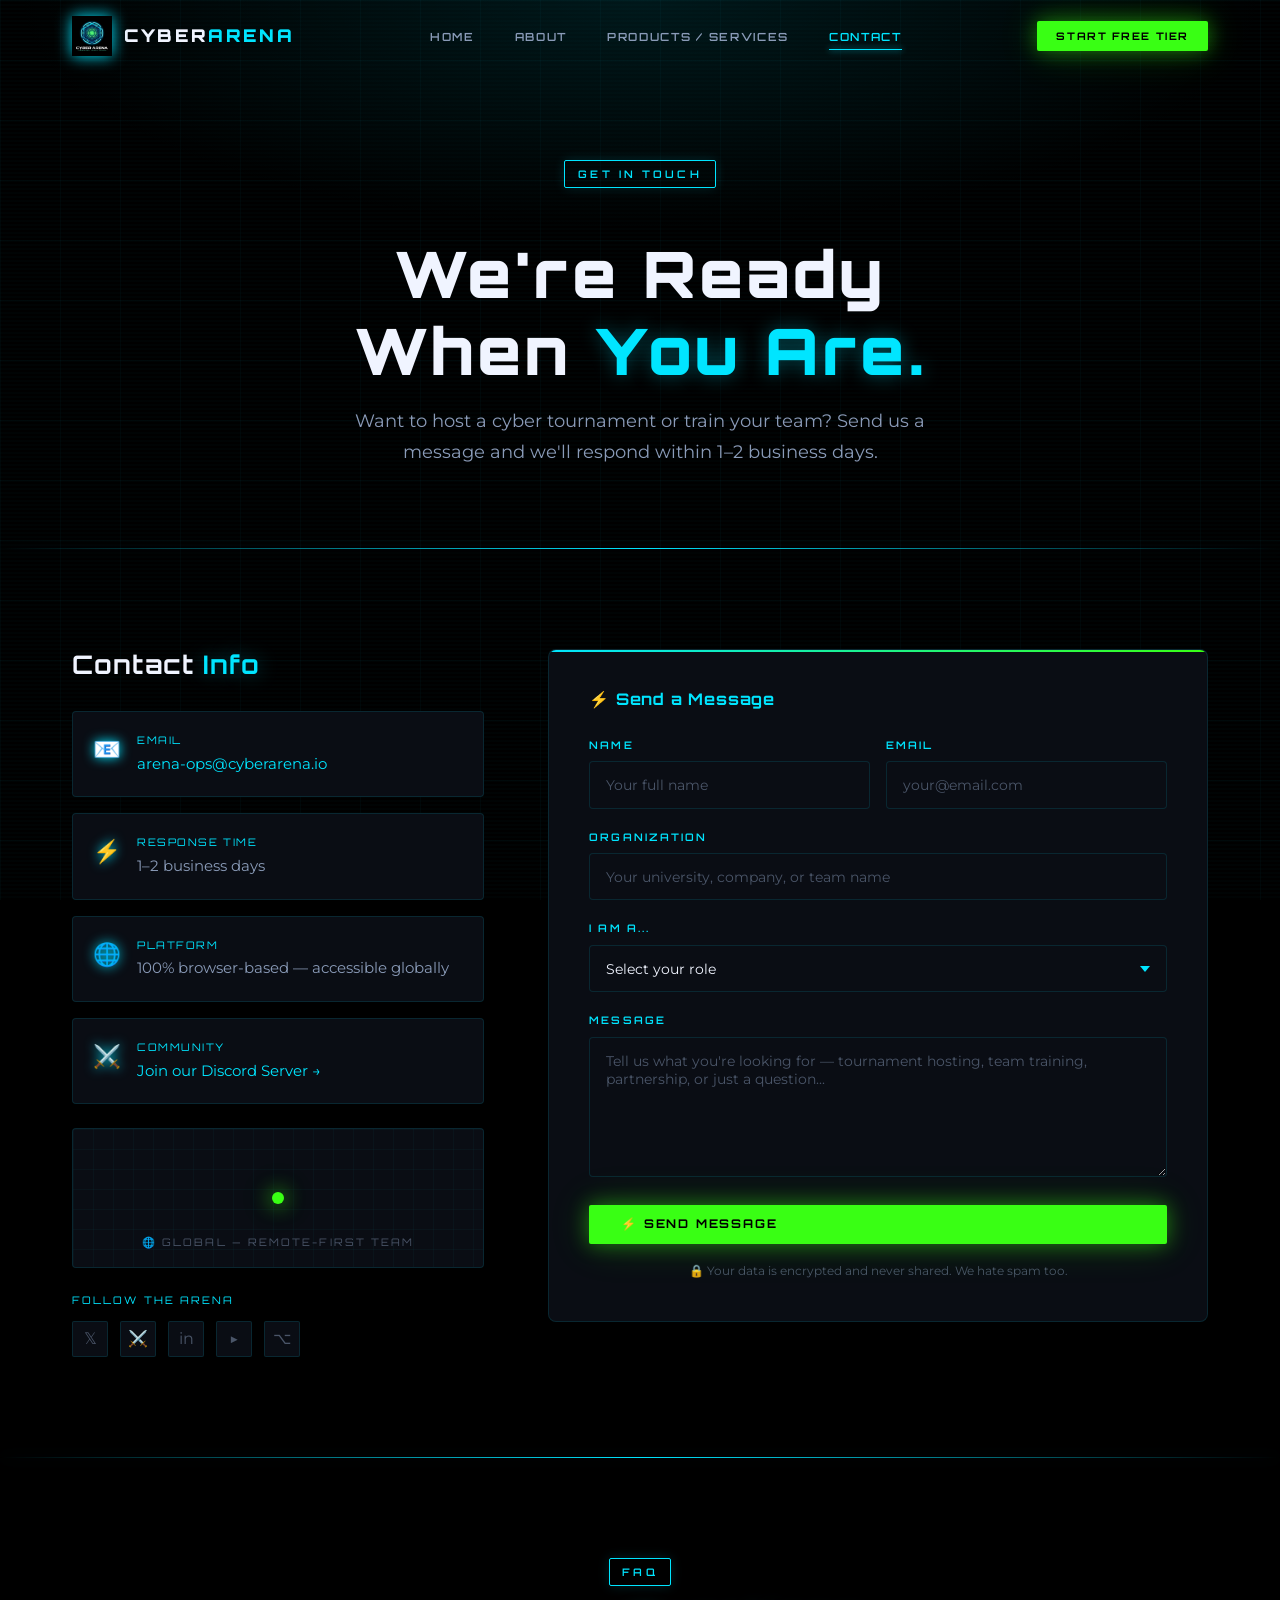
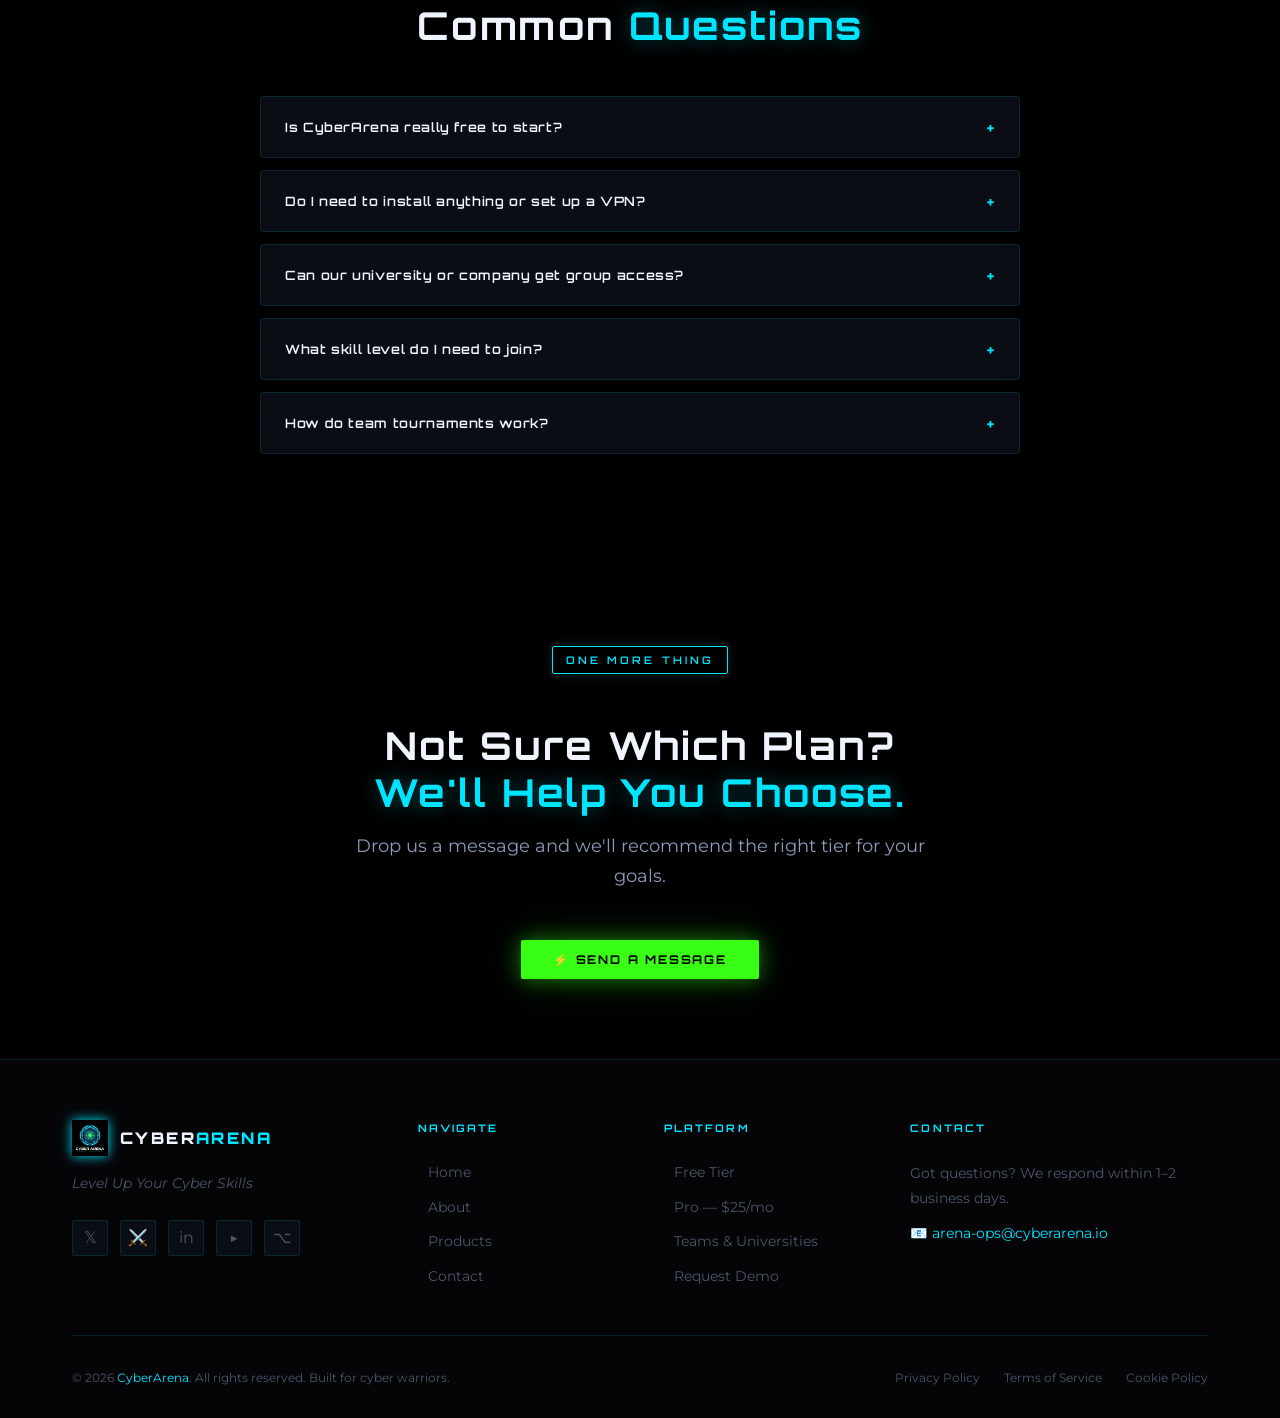
<file: pages/contact.html>
<!DOCTYPE html>
<html lang="en">
<head>
  <meta charset="UTF-8" />
  <meta name="viewport" content="width=device-width, initial-scale=1.0" />
  <title>Contact — CyberArena | Get in Touch</title>
  <meta name="description" content="Contact CyberArena to host a cyber tournament, train your team, or get answers to any questions. We respond within 1–2 business days." />
  <link rel="icon" href="data:image/svg+xml,<svg xmlns='http://www.w3.org/2000/svg' viewBox='0 0 100 100'><text y='.9em' font-size='90'>🛡️</text></svg>" />
  <link rel="stylesheet" href="../assets/style.css" />
  <style>
    .contact-layout {
      display: grid;
      grid-template-columns: 1fr 1.6fr;
      gap: 4rem;
      align-items: start;
    }

    .form-card {
      background: var(--bg-card);
      border: 1px solid var(--border);
      border-radius: var(--radius-lg);
      padding: 2.5rem;
      position: relative;
      overflow: hidden;
    }

    .form-card::before {
      content: '';
      position: absolute;
      top: 0; left: 0; right: 0;
      height: 2px;
      background: linear-gradient(90deg, var(--cyan), var(--green), var(--cyan));
      background-size: 200% 100%;
      animation: shimmer 3s linear infinite;
    }

    @keyframes shimmer {
      0% { background-position: 200% 0; }
      100% { background-position: -200% 0; }
    }

    .form-row {
      display: grid;
      grid-template-columns: 1fr 1fr;
      gap: 1rem;
    }

    .map-placeholder {
      background: var(--bg-card);
      border: 1px solid var(--border);
      border-radius: var(--radius-md);
      padding: 1.5rem;
      margin-top: 1.5rem;
      position: relative;
      overflow: hidden;
      min-height: 140px;
      display: flex;
      align-items: center;
      justify-content: center;
    }

    .map-placeholder::before {
      content: '';
      position: absolute;
      inset: 0;
      background:
        linear-gradient(rgba(0,229,255,0.03) 1px, transparent 1px),
        linear-gradient(90deg, rgba(0,229,255,0.03) 1px, transparent 1px);
      background-size: 20px 20px;
    }

    .map-dot {
      position: absolute;
      width: 12px; height: 12px;
      background: var(--green);
      border-radius: 50%;
      box-shadow: 0 0 20px var(--green), 0 0 40px rgba(57,255,20,0.3);
      top: 50%; left: 50%;
      transform: translate(-50%, -50%);
      animation: pulse-dot 2s ease-in-out infinite;
    }

    .map-dot::after {
      content: '';
      position: absolute;
      inset: -8px;
      border-radius: 50%;
      border: 1px solid var(--green);
      opacity: 0;
      animation: ripple 2s ease-out infinite;
    }

    @keyframes pulse-dot {
      0%, 100% { transform: translate(-50%, -50%) scale(1); }
      50% { transform: translate(-50%, -50%) scale(1.2); }
    }

    @keyframes ripple {
      0% { inset: -4px; opacity: 0.8; }
      100% { inset: -40px; opacity: 0; }
    }

    .map-label {
      position: relative;
      z-index: 1;
      font-family: var(--font-display);
      font-size: 0.65rem;
      letter-spacing: 0.2em;
      color: var(--text-muted);
      text-transform: uppercase;
    }

    .faq-item {
      background: var(--bg-card);
      border: 1px solid var(--border);
      border-radius: var(--radius-md);
      overflow: hidden;
      margin-bottom: 0.75rem;
      transition: var(--transition);
    }

    .faq-item:hover { border-color: var(--border-hover); }

    .faq-question {
      width: 100%;
      background: none;
      border: none;
      padding: 1.25rem 1.5rem;
      display: flex;
      align-items: center;
      justify-content: space-between;
      gap: 1rem;
      cursor: pointer;
      font-family: var(--font-display);
      font-size: 0.8rem;
      font-weight: 600;
      letter-spacing: 0.05em;
      color: var(--text-primary);
      text-align: left;
      transition: var(--transition);
    }

    .faq-question:hover { color: var(--cyan); }

    .faq-icon {
      flex-shrink: 0;
      color: var(--cyan);
      font-size: 1rem;
      transition: transform 0.3s ease;
    }

    .faq-item.open .faq-icon { transform: rotate(45deg); }

    .faq-answer {
      max-height: 0;
      overflow: hidden;
      transition: max-height 0.4s ease, padding 0.3s ease;
      padding: 0 1.5rem;
    }

    .faq-item.open .faq-answer {
      max-height: 200px;
      padding: 0 1.5rem 1.25rem;
    }

    .faq-answer p { font-size: 0.9rem; }

    @media (max-width: 900px) {
      .contact-layout { grid-template-columns: 1fr; }
      .form-row { grid-template-columns: 1fr; }
    }
  </style>
</head>
<body>

<!-- ── NAVIGATION ── -->
<nav class="nav" id="mainNav" role="navigation" aria-label="Main Navigation">
  <div class="nav-inner">
    <a href="../index.html" class="nav-logo" aria-label="CyberArena Home">
      <img src="../assets/logo.png" alt="CyberArena Logo" />
      <span class="nav-logo-text">CYBER<span>ARENA</span></span>
    </a>
    <ul class="nav-links" id="navLinks" role="list">
      <li><a href="../index.html">Home</a></li>
      <li><a href="about.html">About</a></li>
      <li><a href="products.html">Products / Services</a></li>
      <li><a href="contact.html" class="active">Contact</a></li>
    </ul>
    <div class="nav-cta">
      <a href="products.html" class="btn btn-primary btn-sm" id="nav-start-free">Start Free Tier</a>
      <button class="nav-toggle" id="navToggle" aria-label="Toggle mobile menu">
        <span></span><span></span><span></span>
      </button>
    </div>
  </div>
</nav>

<!-- ── PAGE HERO ── -->
<section class="page-hero" aria-labelledby="contact-hero-heading">
  <div class="page-hero-bg"></div>
  <div class="container">
    <span class="section-label">Get in Touch</span>
    <h1 id="contact-hero-heading" class="section-title mt-lg">
      We're Ready<br />When <span>You Are.</span>
    </h1>
    <p class="section-subtitle" style="margin:1rem auto 0;">
      Want to host a cyber tournament or train your team? Send us a message and we'll respond within 1–2 business days.
    </p>
  </div>
</section>

<div class="glow-divider"></div>

<!-- ── CONTACT SECTION ── -->
<section aria-labelledby="contact-form-heading">
  <div class="container">
    <div class="contact-layout">

      <!-- LEFT: Contact Info -->
      <div class="reveal-left">
        <h2 id="contact-form-heading" class="section-title mb-lg" style="font-size:1.6rem;">
          Contact <span>Info</span>
        </h2>

        <div class="contact-info-item">
          <div class="contact-info-icon">📧</div>
          <div>
            <div class="contact-info-label">Email</div>
            <div class="contact-info-value">
              <a href="mailto:arena-ops@cyberarena.io" style="color:var(--cyan);">arena-ops@cyberarena.io</a>
            </div>
          </div>
        </div>

        <div class="contact-info-item">
          <div class="contact-info-icon">⚡</div>
          <div>
            <div class="contact-info-label">Response Time</div>
            <div class="contact-info-value">1–2 business days</div>
          </div>
        </div>

        <div class="contact-info-item">
          <div class="contact-info-icon">🌐</div>
          <div>
            <div class="contact-info-label">Platform</div>
            <div class="contact-info-value">100% browser-based — accessible globally</div>
          </div>
        </div>

        <div class="contact-info-item">
          <div class="contact-info-icon">⚔️</div>
          <div>
            <div class="contact-info-label">Community</div>
            <div class="contact-info-value">
              <a href="#" style="color:var(--cyan);">Join our Discord Server →</a>
            </div>
          </div>
        </div>

        <!-- Animated location marker -->
        <div class="map-placeholder">
          <div class="map-dot"></div>
          <div class="map-label" style="position:absolute; bottom:1rem; left:50%; transform:translateX(-50%); white-space:nowrap;">
            🌐 Global — Remote-First Team
          </div>
        </div>

        <!-- Social links -->
        <div style="margin-top:1.5rem;">
          <div style="font-family:var(--font-display); font-size:0.65rem; letter-spacing:0.2em; color:var(--cyan); text-transform:uppercase; margin-bottom:0.75rem;">Follow the Arena</div>
          <div style="display:flex; gap:0.75rem; flex-wrap:wrap;">
            <a href="#" class="footer-social-link" aria-label="Twitter/X">𝕏</a>
            <a href="#" class="footer-social-link" aria-label="Discord">⚔️</a>
            <a href="#" class="footer-social-link" aria-label="LinkedIn">in</a>
            <a href="#" class="footer-social-link" aria-label="YouTube">▶</a>
            <a href="#" class="footer-social-link" aria-label="GitHub">⌥</a>
          </div>
        </div>
      </div>

      <!-- RIGHT: Form -->
      <div class="form-card reveal">
        <h3 style="font-family:var(--font-display); font-size:1rem; font-weight:700; letter-spacing:0.05em; margin-bottom:1.75rem; color:var(--cyan);">
          ⚡ Send a Message
        </h3>

        <form id="contactForm" novalidate aria-label="Contact form">
          <div class="form-row">
            <div class="form-group">
              <label class="form-label" for="contact-name">Name</label>
              <input
                type="text"
                id="contact-name"
                name="name"
                class="form-input"
                placeholder="Your full name"
                required
                autocomplete="name"
              />
            </div>
            <div class="form-group">
              <label class="form-label" for="contact-email">Email</label>
              <input
                type="email"
                id="contact-email"
                name="email"
                class="form-input"
                placeholder="your@email.com"
                required
                autocomplete="email"
              />
            </div>
          </div>

          <div class="form-group">
            <label class="form-label" for="contact-org">Organization</label>
            <input
              type="text"
              id="contact-org"
              name="organization"
              class="form-input"
              placeholder="Your university, company, or team name"
              autocomplete="organization"
            />
          </div>

          <div class="form-group">
            <label class="form-label" for="contact-type">I Am A...</label>
            <select id="contact-type" name="type" class="form-select" required>
              <option value="" disabled selected>Select your role</option>
              <option value="student">Student</option>
              <option value="gamer">Gamer</option>
              <option value="university">University / Educator</option>
              <option value="company">Company / IT Team</option>
            </select>
          </div>

          <div class="form-group">
            <label class="form-label" for="contact-message">Message</label>
            <textarea
              id="contact-message"
              name="message"
              class="form-textarea"
              placeholder="Tell us what you're looking for — tournament hosting, team training, partnership, or just a question..."
              required
            ></textarea>
          </div>

          <button type="submit" class="btn btn-primary full-width" id="contact-submit" style="font-size:0.75rem;">
            ⚡ Send Message
          </button>

          <p style="font-size:0.75rem; color:var(--text-muted); text-align:center; margin-top:1rem;">
            🔒 Your data is encrypted and never shared. We hate spam too.
          </p>
        </form>
      </div>
    </div>
  </div>
</section>

<div class="glow-divider"></div>

<!-- ── FAQ ── -->
<section aria-labelledby="faq-heading">
  <div class="container">
    <div class="text-center mb-xl">
      <span class="section-label">FAQ</span>
      <h2 id="faq-heading" class="section-title">
        Common <span>Questions</span>
      </h2>
    </div>

    <div style="max-width: 760px; margin: 0 auto;">

      <div class="faq-item reveal" id="faq-1">
        <button class="faq-question" aria-expanded="false" aria-controls="faq-1-answer">
          Is CyberArena really free to start?
          <span class="faq-icon">+</span>
        </button>
        <div class="faq-answer" id="faq-1-answer" role="region">
          <p>Yes — our Free Tier is completely free, forever. No credit card required. You get access to 10 intro CTF missions, basic leaderboard access, and our community Discord. Upgrade to Pro anytime.</p>
        </div>
      </div>

      <div class="faq-item reveal" id="faq-2">
        <button class="faq-question" aria-expanded="false" aria-controls="faq-2-answer">
          Do I need to install anything or set up a VPN?
          <span class="faq-icon">+</span>
        </button>
        <div class="faq-answer" id="faq-2-answer" role="region">
          <p>Zero installs. Zero VPN. Every lab environment runs directly in your browser. We handle all the infrastructure so you can focus purely on the mission. Just open a tab and go.</p>
        </div>
      </div>

      <div class="faq-item reveal" id="faq-3">
        <button class="faq-question" aria-expanded="false" aria-controls="faq-3-answer">
          Can our university or company get group access?
          <span class="faq-icon">+</span>
        </button>
        <div class="faq-answer" id="faq-3-answer" role="region">
          <p>Absolutely. Our CyberArena for Teams tier is built specifically for universities and IT organizations. You get cohort dashboards, custom tournament hosting, group analytics, and SSO integration. Use the form above to request a demo — we'll get back to you within 1–2 business days.</p>
        </div>
      </div>

      <div class="faq-item reveal" id="faq-4">
        <button class="faq-question" aria-expanded="false" aria-controls="faq-4-answer">
          What skill level do I need to join?
          <span class="faq-icon">+</span>
        </button>
        <div class="faq-answer" id="faq-4-answer" role="region">
          <p>Absolute beginners are welcome. We have intro missions that assume zero prior cybersecurity knowledge. As you complete missions, the arena adapts to your skill level. Whether you're a curious gamer or a seasoned IT professional, there's a challenge waiting for you.</p>
        </div>
      </div>

      <div class="faq-item reveal" id="faq-5">
        <button class="faq-question" aria-expanded="false" aria-controls="faq-5-answer">
          How do team tournaments work?
          <span class="faq-icon">+</span>
        </button>
        <div class="faq-answer" id="faq-5-answer" role="region">
          <p>Form a squad of 2–5 players and register for a scheduled tournament. Teams compete head-to-head on shared CTF scenarios, racing to capture flags and accumulate points. Results feed into both team and individual global leaderboards. Seasonal championships include real prizes and certification recognition.</p>
        </div>
      </div>

    </div>
  </div>
</section>

<!-- ── CTA ── -->
<section style="padding:80px 0; text-align:center;" aria-labelledby="contact-cta-heading">
  <div class="container">
    <span class="section-label">One More Thing</span>
    <h2 id="contact-cta-heading" class="section-title mt-lg">
      Not Sure Which Plan?<br /><span>We'll Help You Choose.</span>
    </h2>
    <p class="section-subtitle">Drop us a message and we'll recommend the right tier for your goals.</p>
    <a href="#contact-form-heading" class="btn btn-primary" id="contact-cta-scroll">⚡ Send a Message</a>
  </div>
</section>

<!-- ── FOOTER ── -->
<footer class="footer" role="contentinfo">
  <div class="container">
    <div class="footer-grid">
      <div>
        <div class="footer-brand-logo">
          <img src="../assets/logo.png" alt="CyberArena" />
          <div class="footer-brand-name">CYBER<span>ARENA</span></div>
        </div>
        <p class="footer-tagline">Level Up Your Cyber Skills</p>
        <div class="footer-social">
          <a href="#" class="footer-social-link" aria-label="Twitter/X">𝕏</a>
          <a href="#" class="footer-social-link" aria-label="Discord">⚔️</a>
          <a href="#" class="footer-social-link" aria-label="LinkedIn">in</a>
          <a href="#" class="footer-social-link" aria-label="YouTube">▶</a>
          <a href="#" class="footer-social-link" aria-label="GitHub">⌥</a>
        </div>
      </div>
      <div>
        <div class="footer-col-title">Navigate</div>
        <ul class="footer-links">
          <li><a href="../index.html">Home</a></li>
          <li><a href="about.html">About</a></li>
          <li><a href="products.html">Products</a></li>
          <li><a href="contact.html">Contact</a></li>
        </ul>
      </div>
      <div>
        <div class="footer-col-title">Platform</div>
        <ul class="footer-links">
          <li><a href="products.html">Free Tier</a></li>
          <li><a href="products.html">Pro — $25/mo</a></li>
          <li><a href="products.html">Teams & Universities</a></li>
          <li><a href="contact.html">Request Demo</a></li>
        </ul>
      </div>
      <div>
        <div class="footer-col-title">Contact</div>
        <p style="font-size:0.88rem; color:var(--text-muted); margin-bottom:0.75rem;">
          Got questions? We respond within 1–2 business days.
        </p>
        <a href="mailto:arena-ops@cyberarena.io" class="footer-email-link">
          📧 arena-ops@cyberarena.io
        </a>
      </div>
    </div>
    <div class="footer-bottom">
      <div class="footer-copy">© 2026 <span>CyberArena</span>. All rights reserved. Built for cyber warriors.</div>
      <div class="footer-legal">
        <a href="#">Privacy Policy</a>
        <a href="#">Terms of Service</a>
        <a href="#">Cookie Policy</a>
      </div>
    </div>
  </div>
</footer>

<script src="../assets/main.js"></script>
<script>
  // FAQ accordion
  document.querySelectorAll('.faq-question').forEach(btn => {
    btn.addEventListener('click', () => {
      const item = btn.closest('.faq-item');
      const isOpen = item.classList.contains('open');

      // Close all
      document.querySelectorAll('.faq-item').forEach(el => {
        el.classList.remove('open');
        el.querySelector('.faq-question').setAttribute('aria-expanded', 'false');
      });

      // Toggle clicked
      if (!isOpen) {
        item.classList.add('open');
        btn.setAttribute('aria-expanded', 'true');
      }
    });
  });
</script>
</body>
</html>
</file>
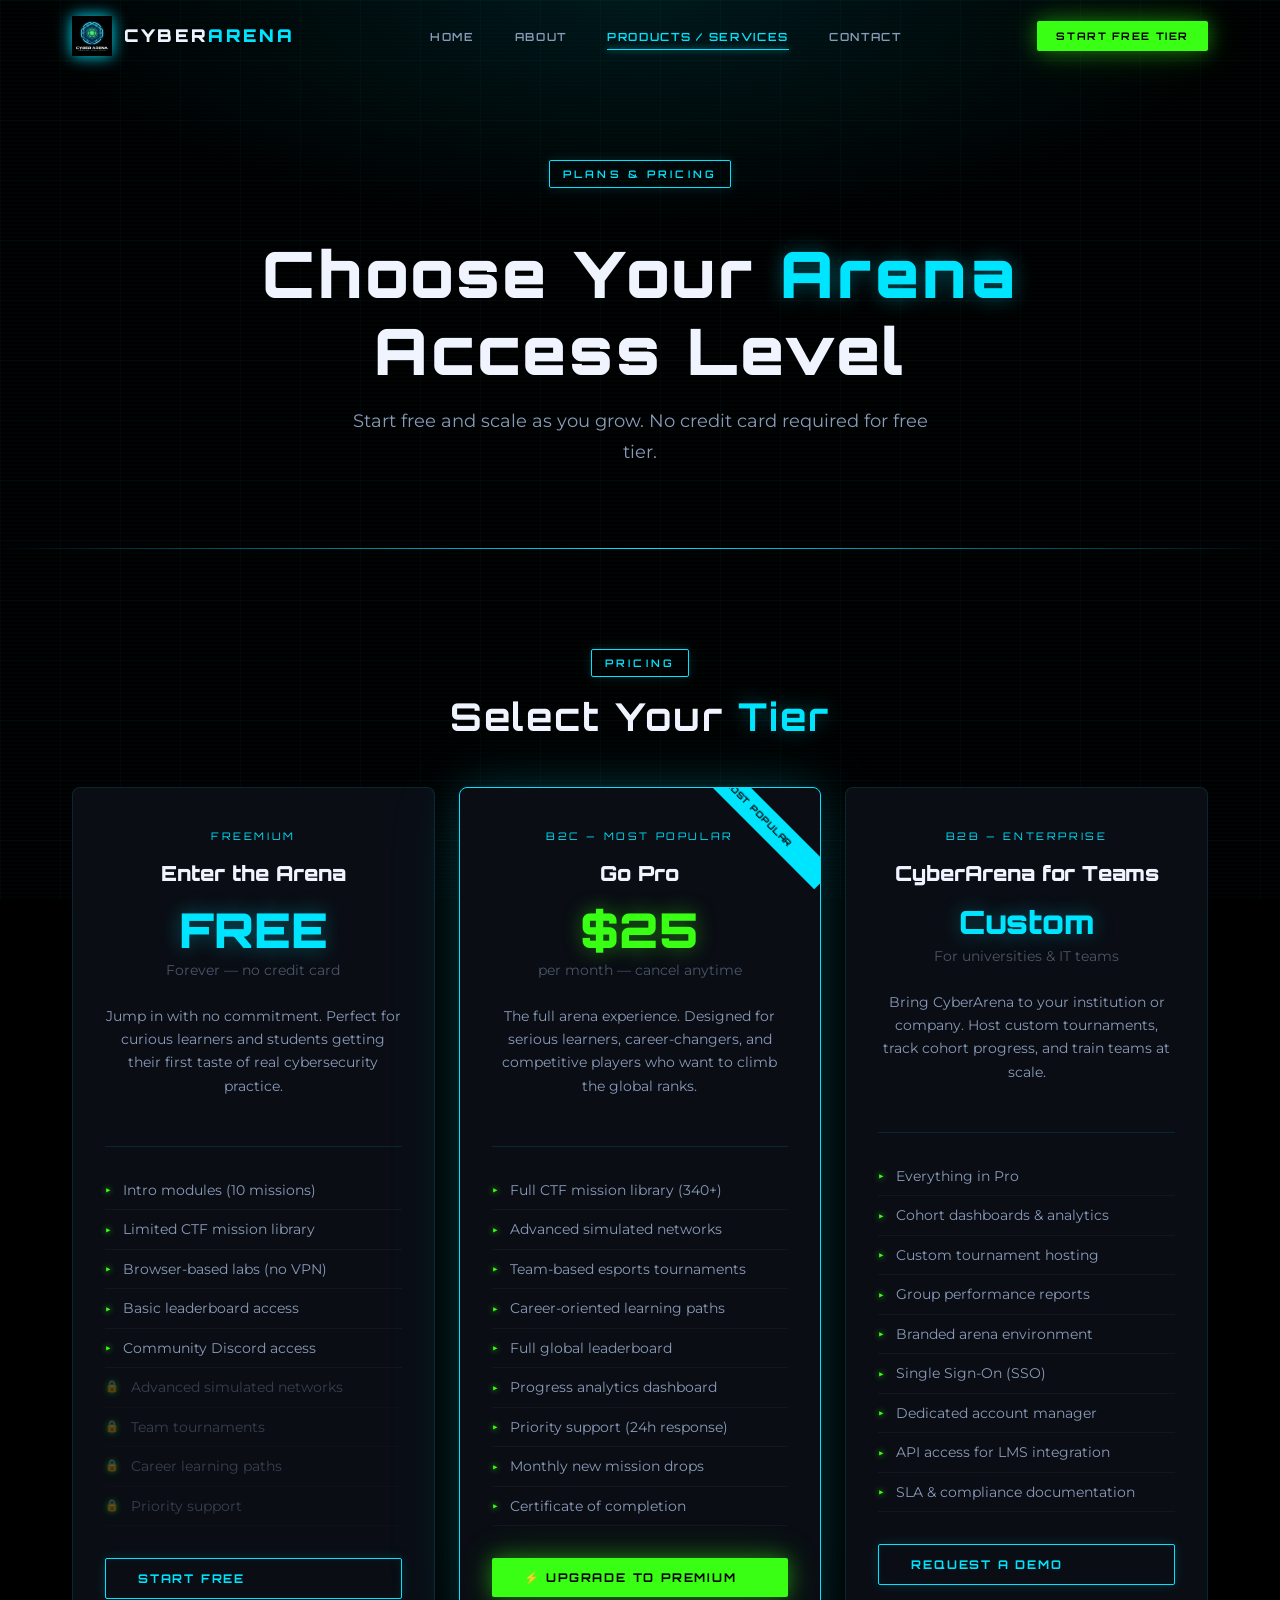
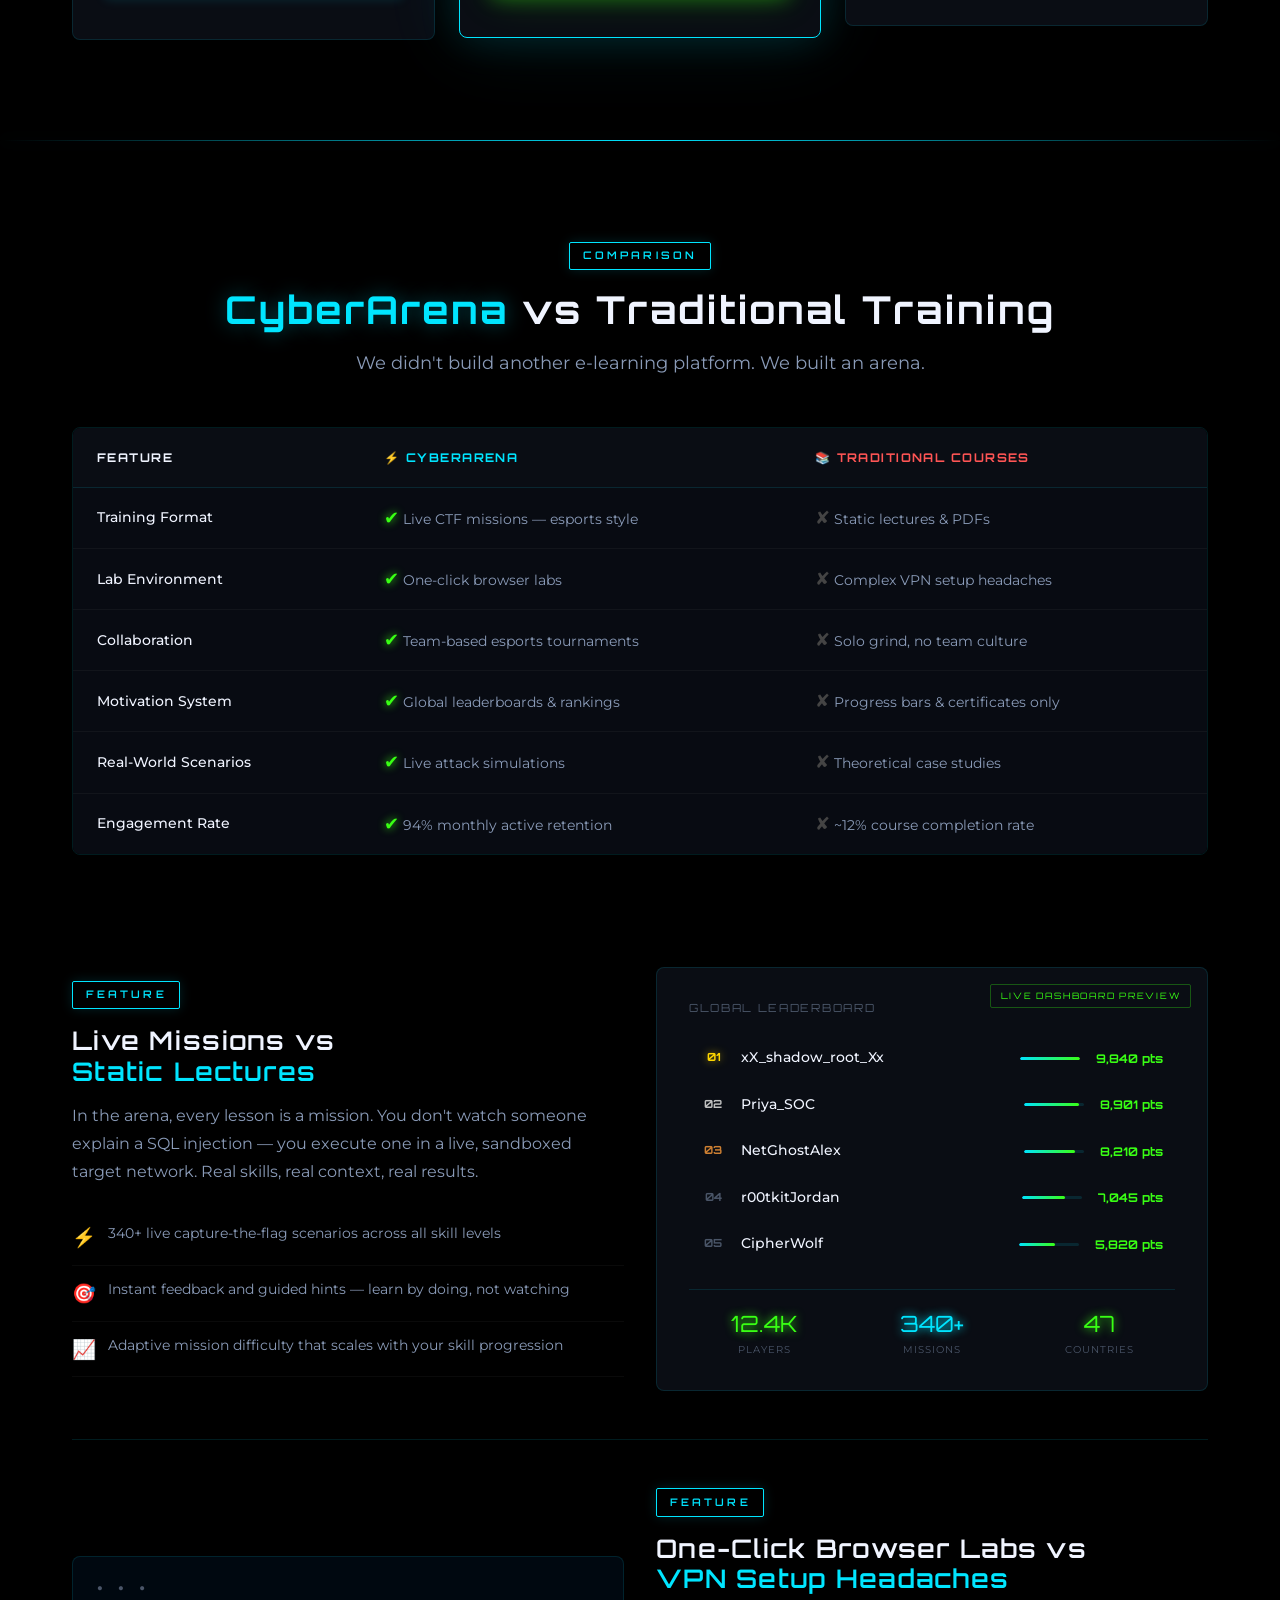
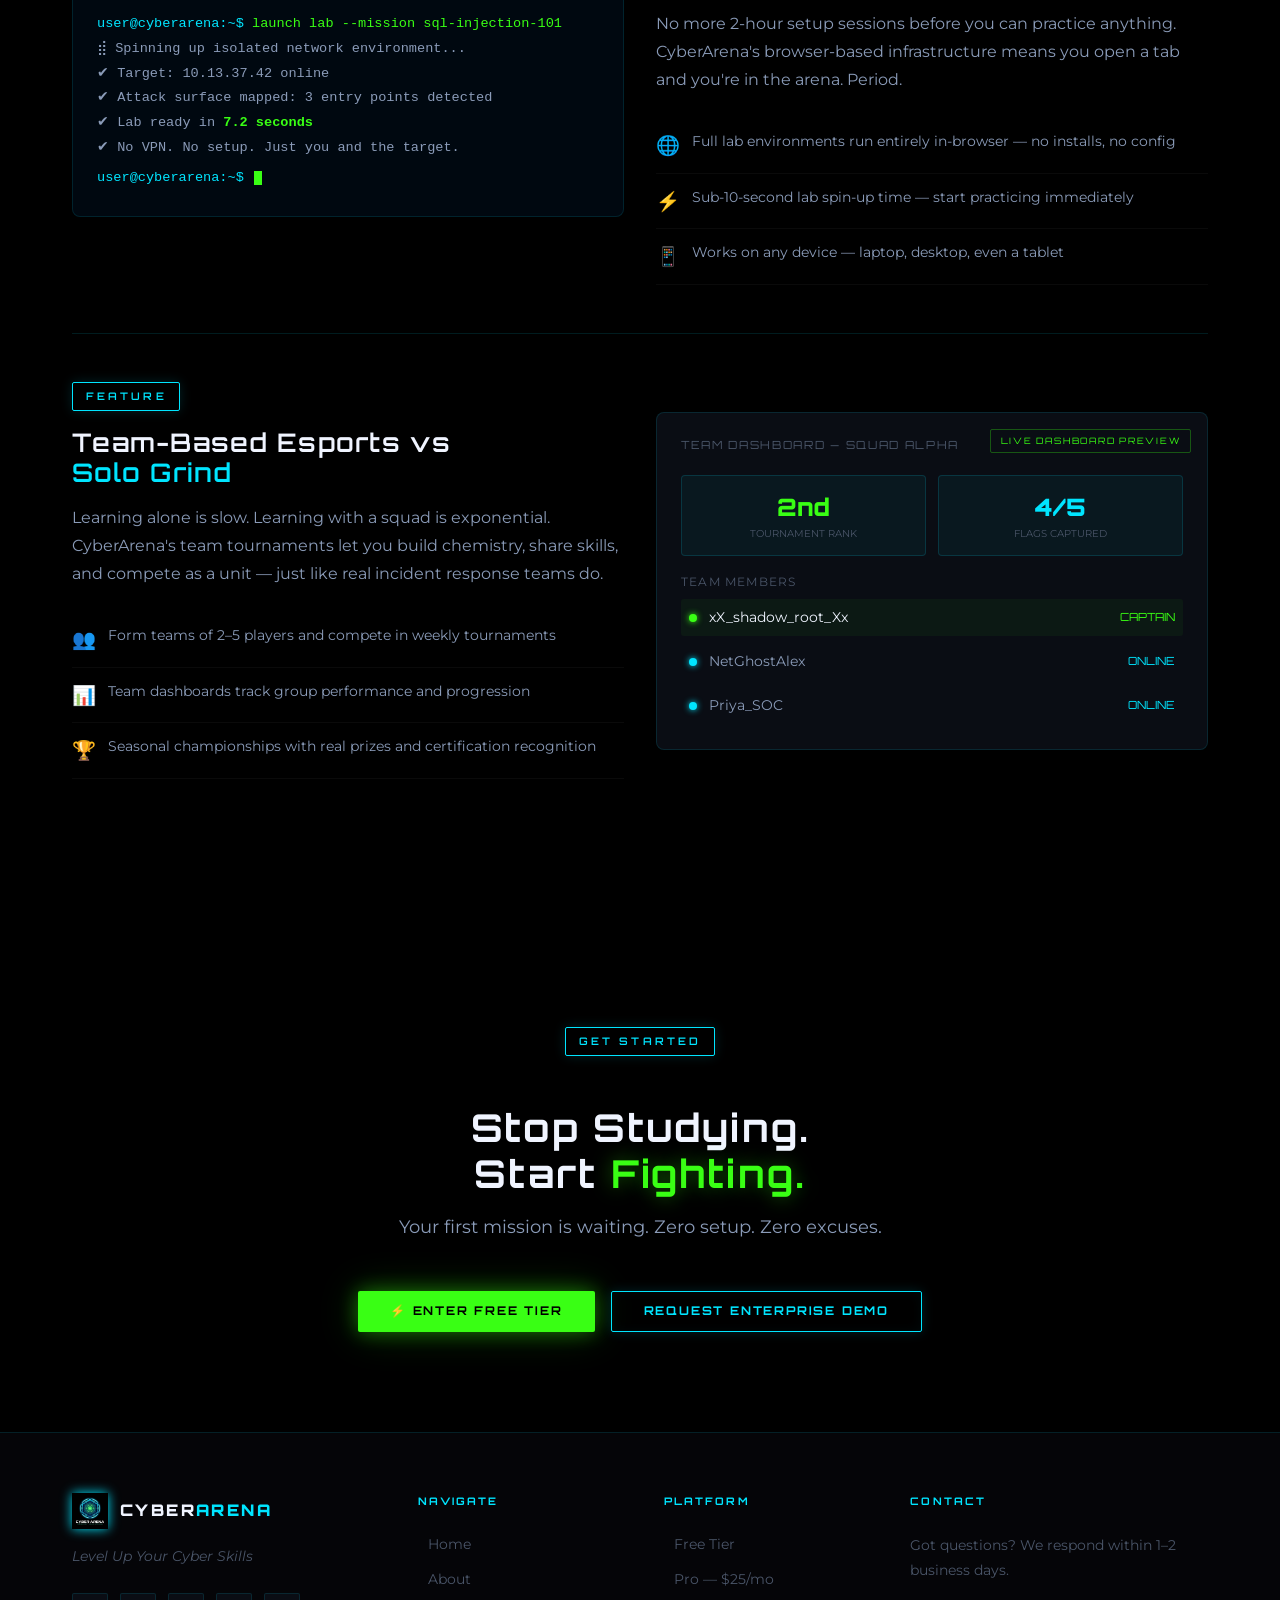
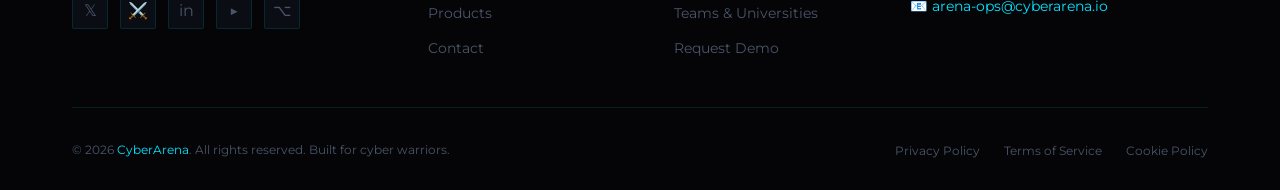
<file: pages/products.html>
<!DOCTYPE html>
<html lang="en">
<head>
  <meta charset="UTF-8" />
  <meta name="viewport" content="width=device-width, initial-scale=1.0" />
  <title>Products & Services — CyberArena | Free, Pro & Team Plans</title>
  <meta name="description" content="Choose your CyberArena plan. Free tier to get started, Pro at $25/month for advanced features, or enterprise plans for universities and IT teams." />
  <link rel="icon" href="data:image/svg+xml,<svg xmlns='http://www.w3.org/2000/svg' viewBox='0 0 100 100'><text y='.9em' font-size='90'>🛡️</text></svg>" />
  <link rel="stylesheet" href="../assets/style.css" />
  <style>
    .pricing-grid {
      display: grid;
      grid-template-columns: repeat(3, 1fr);
      gap: 1.5rem;
      align-items: start;
    }

    .vs-section {
      margin-top: 2rem;
    }

    .vs-table {
      width: 100%;
      border-collapse: separate;
      border-spacing: 0;
      border-radius: var(--radius-lg);
      overflow: hidden;
      border: 1px solid var(--border);
    }

    .vs-table th {
      font-family: var(--font-display);
      font-size: 0.75rem;
      font-weight: 700;
      letter-spacing: 0.12em;
      text-transform: uppercase;
      padding: 1.25rem 1.5rem;
      background: var(--bg-card);
      border-bottom: 1px solid var(--border);
      text-align: left;
    }

    .vs-table th:nth-child(2) { color: var(--cyan); }
    .vs-table th:nth-child(3) { color: #ff5555; }

    .vs-table td {
      padding: 1rem 1.5rem;
      font-size: 0.9rem;
      color: var(--text-secondary);
      background: var(--bg-surface);
      border-bottom: 1px solid rgba(255,255,255,0.04);
      vertical-align: middle;
    }

    .vs-table tr:last-child td { border-bottom: none; }

    .vs-table td:first-child {
      color: var(--text-primary);
      font-weight: 500;
    }

    .vs-table tr:hover td { background: var(--bg-card-hover); }

    .check-yes { color: var(--green); text-shadow: 0 0 8px var(--green); font-size: 1.1rem; }
    .check-no  { color: #444; font-size: 1.1rem; }

    .dashboard-preview {
      background: var(--bg-card);
      border: 1px solid var(--border);
      border-radius: var(--radius-lg);
      padding: 2rem;
      position: relative;
      overflow: hidden;
    }

    .dashboard-preview::before {
      content: 'LIVE DASHBOARD PREVIEW';
      position: absolute;
      top: 1rem; right: 1rem;
      font-family: var(--font-display);
      font-size: 0.55rem;
      letter-spacing: 0.2em;
      color: var(--green);
      padding: 0.25rem 0.6rem;
      border: 1px solid rgba(57,255,20,0.3);
      border-radius: 2px;
    }

    .leaderboard-row {
      display: flex;
      align-items: center;
      gap: 1rem;
      padding: 0.6rem 0.75rem;
      border-radius: var(--radius-sm);
      font-size: 0.85rem;
      transition: var(--transition);
      margin-bottom: 0.35rem;
    }

    .leaderboard-row:hover { background: rgba(0,229,255,0.05); }
    .leaderboard-row:first-child { background: rgba(57,255,20,0.08); border: 1px solid rgba(57,255,20,0.15); }

    .lb-rank {
      font-family: var(--font-display);
      font-size: 0.7rem;
      font-weight: 700;
      color: var(--text-muted);
      width: 24px;
      text-align: center;
    }

    .lb-rank.gold { color: #FFD700; text-shadow: 0 0 8px rgba(255, 215, 0, 0.6); }
    .lb-rank.silver { color: #C0C0C0; }
    .lb-rank.bronze { color: #CD7F32; }

    .lb-name {
      flex: 1;
      color: var(--text-primary);
      font-weight: 500;
    }

    .lb-score {
      font-family: var(--font-display);
      font-size: 0.75rem;
      color: var(--green);
      font-weight: 700;
    }

    .lb-bar {
      width: 60px;
      height: 3px;
      background: var(--border);
      border-radius: 2px;
      overflow: hidden;
    }

    .lb-bar-fill {
      height: 100%;
      background: linear-gradient(90deg, var(--cyan), var(--green));
      border-radius: 2px;
    }

    .feature-highlight {
      display: grid;
      grid-template-columns: 1fr 1fr;
      gap: 2rem;
      align-items: center;
      padding: 3rem 0;
    }

    .feature-highlight + .feature-highlight {
      border-top: 1px solid var(--border);
    }

    .feature-highlight.reverse .feature-text { order: 2; }
    .feature-highlight.reverse .feature-visual { order: 1; }

    .feature-item {
      display: flex;
      align-items: flex-start;
      gap: 0.75rem;
      padding: 0.75rem 0;
      border-bottom: 1px solid rgba(255,255,255,0.04);
    }

    .feature-item-icon { font-size: 1.2rem; flex-shrink: 0; }
    .feature-item-text { font-size: 0.9rem; color: var(--text-secondary); }

    @media (max-width: 900px) {
      .pricing-grid { grid-template-columns: 1fr; }
      .feature-highlight { grid-template-columns: 1fr; }
      .feature-highlight.reverse .feature-text { order: 1; }
      .feature-highlight.reverse .feature-visual { order: 2; }
    }
  </style>
</head>
<body>

<!-- ── NAVIGATION ── -->
<nav class="nav" id="mainNav" role="navigation" aria-label="Main Navigation">
  <div class="nav-inner">
    <a href="../index.html" class="nav-logo" aria-label="CyberArena Home">
      <img src="../assets/logo.png" alt="CyberArena Logo" />
      <span class="nav-logo-text">CYBER<span>ARENA</span></span>
    </a>
    <ul class="nav-links" id="navLinks" role="list">
      <li><a href="../index.html">Home</a></li>
      <li><a href="about.html">About</a></li>
      <li><a href="products.html" class="active">Products / Services</a></li>
      <li><a href="contact.html">Contact</a></li>
    </ul>
    <div class="nav-cta">
      <a href="products.html" class="btn btn-primary btn-sm" id="nav-start-free">Start Free Tier</a>
      <button class="nav-toggle" id="navToggle" aria-label="Toggle mobile menu">
        <span></span><span></span><span></span>
      </button>
    </div>
  </div>
</nav>

<!-- ── PAGE HERO ── -->
<section class="page-hero" aria-labelledby="products-hero-heading">
  <div class="page-hero-bg"></div>
  <div class="container">
    <span class="section-label">Plans & Pricing</span>
    <h1 id="products-hero-heading" class="section-title mt-lg">
      Choose Your <span>Arena</span><br />Access Level
    </h1>
    <p class="section-subtitle" style="margin:1rem auto 0;">
      Start free and scale as you grow. No credit card required for free tier.
    </p>
  </div>
</section>

<div class="glow-divider"></div>

<!-- ── PRICING TIERS ── -->
<section aria-labelledby="pricing-heading">
  <div class="container">
    <div class="text-center mb-xl">
      <span class="section-label">Pricing</span>
      <h2 id="pricing-heading" class="section-title">Select Your <span>Tier</span></h2>
    </div>

    <div class="pricing-grid">

      <!-- FREE TIER -->
      <div class="pricing-card reveal">
        <div class="pricing-tier">Freemium</div>
        <div class="pricing-name">Enter the Arena</div>
        <div class="pricing-price">
          <span class="pricing-price-main" style="color:var(--cyan); text-shadow:0 0 20px var(--cyan-glow-strong);">FREE</span>
          <span class="pricing-price-period">Forever — no credit card</span>
        </div>
        <p class="pricing-desc">Jump in with no commitment. Perfect for curious learners and students getting their first taste of real cybersecurity practice.</p>
        <div class="pricing-divider"></div>
        <ul class="pricing-features">
          <li>Intro modules (10 missions)</li>
          <li>Limited CTF mission library</li>
          <li>Browser-based labs (no VPN)</li>
          <li>Basic leaderboard access</li>
          <li>Community Discord access</li>
          <li class="locked">Advanced simulated networks</li>
          <li class="locked">Team tournaments</li>
          <li class="locked">Career learning paths</li>
          <li class="locked">Priority support</li>
        </ul>
        <a href="contact.html" class="btn btn-secondary full-width" id="pricing-start-free">Start Free</a>
      </div>

      <!-- PRO -->
      <div class="pricing-card featured reveal">
        <div class="pricing-tier">B2C — Most Popular</div>
        <div class="pricing-name">Go Pro</div>
        <div class="pricing-price">
          <span class="pricing-price-main">$25</span>
          <span class="pricing-price-period">per month — cancel anytime</span>
        </div>
        <p class="pricing-desc">The full arena experience. Designed for serious learners, career-changers, and competitive players who want to climb the global ranks.</p>
        <div class="pricing-divider"></div>
        <ul class="pricing-features">
          <li>Full CTF mission library (340+)</li>
          <li>Advanced simulated networks</li>
          <li>Team-based esports tournaments</li>
          <li>Career-oriented learning paths</li>
          <li>Full global leaderboard</li>
          <li>Progress analytics dashboard</li>
          <li>Priority support (24h response)</li>
          <li>Monthly new mission drops</li>
          <li>Certificate of completion</li>
        </ul>
        <a href="contact.html" class="btn btn-primary full-width" id="pricing-upgrade-pro">⚡ Upgrade to Premium</a>
      </div>

      <!-- TEAMS -->
      <div class="pricing-card reveal">
        <div class="pricing-tier">B2B — Enterprise</div>
        <div class="pricing-name">CyberArena for Teams</div>
        <div class="pricing-price">
          <span class="pricing-price-main" style="color:var(--cyan); text-shadow:0 0 20px var(--cyan-glow-strong); font-size:2rem;">Custom</span>
          <span class="pricing-price-period">For universities & IT teams</span>
        </div>
        <p class="pricing-desc">Bring CyberArena to your institution or company. Host custom tournaments, track cohort progress, and train teams at scale.</p>
        <div class="pricing-divider"></div>
        <ul class="pricing-features">
          <li>Everything in Pro</li>
          <li>Cohort dashboards & analytics</li>
          <li>Custom tournament hosting</li>
          <li>Group performance reports</li>
          <li>Branded arena environment</li>
          <li>Single Sign-On (SSO)</li>
          <li>Dedicated account manager</li>
          <li>API access for LMS integration</li>
          <li>SLA & compliance documentation</li>
        </ul>
        <a href="contact.html" class="btn btn-secondary full-width" id="pricing-request-demo">Request a Demo</a>
      </div>
    </div>
  </div>
</section>

<div class="glow-divider"></div>

<!-- ── WHY US vs TRADITIONAL ── -->
<section aria-labelledby="vs-heading">
  <div class="container">
    <div class="text-center mb-xl">
      <span class="section-label">Comparison</span>
      <h2 id="vs-heading" class="section-title">
        <span>CyberArena</span> vs Traditional Training
      </h2>
      <p class="section-subtitle">We didn't build another e-learning platform. We built an arena.</p>
    </div>

    <div class="vs-section reveal">
      <table class="vs-table" aria-label="CyberArena vs traditional training comparison">
        <thead>
          <tr>
            <th>Feature</th>
            <th>⚡ CyberArena</th>
            <th>📚 Traditional Courses</th>
          </tr>
        </thead>
        <tbody>
          <tr>
            <td>Training Format</td>
            <td><span class="check-yes">✔</span> Live CTF missions — esports style</td>
            <td><span class="check-no">✘</span> Static lectures & PDFs</td>
          </tr>
          <tr>
            <td>Lab Environment</td>
            <td><span class="check-yes">✔</span> One-click browser labs</td>
            <td><span class="check-no">✘</span> Complex VPN setup headaches</td>
          </tr>
          <tr>
            <td>Collaboration</td>
            <td><span class="check-yes">✔</span> Team-based esports tournaments</td>
            <td><span class="check-no">✘</span> Solo grind, no team culture</td>
          </tr>
          <tr>
            <td>Motivation System</td>
            <td><span class="check-yes">✔</span> Global leaderboards & rankings</td>
            <td><span class="check-no">✘</span> Progress bars & certificates only</td>
          </tr>
          <tr>
            <td>Real-World Scenarios</td>
            <td><span class="check-yes">✔</span> Live attack simulations</td>
            <td><span class="check-no">✘</span> Theoretical case studies</td>
          </tr>
          <tr>
            <td>Engagement Rate</td>
            <td><span class="check-yes">✔</span> 94% monthly active retention</td>
            <td><span class="check-no">✘</span> ~12% course completion rate</td>
          </tr>
        </tbody>
      </table>
    </div>

    <!-- Feature highlights with dashboard visual -->
    <div class="feature-highlight reveal" style="margin-top:4rem;">
      <div class="feature-text">
        <span class="section-label" style="margin-bottom:1rem; display:inline-block;">Feature</span>
        <h3 style="font-size:1.6rem; margin-bottom:1rem;">Live Missions vs<br /><span style="color:var(--cyan);">Static Lectures</span></h3>
        <p style="margin-bottom:1.5rem;">In the arena, every lesson is a mission. You don't watch someone explain a SQL injection — you execute one in a live, sandboxed target network. Real skills, real context, real results.</p>
        <div>
          <div class="feature-item">
            <span class="feature-item-icon">⚡</span>
            <span class="feature-item-text">340+ live capture-the-flag scenarios across all skill levels</span>
          </div>
          <div class="feature-item">
            <span class="feature-item-icon">🎯</span>
            <span class="feature-item-text">Instant feedback and guided hints — learn by doing, not watching</span>
          </div>
          <div class="feature-item">
            <span class="feature-item-icon">📈</span>
            <span class="feature-item-text">Adaptive mission difficulty that scales with your skill progression</span>
          </div>
        </div>
      </div>
      <div class="feature-visual">
        <div class="dashboard-preview">
          <div style="font-family:var(--font-display); font-size:0.7rem; color:var(--text-muted); letter-spacing:0.15em; margin-bottom:1.25rem;">GLOBAL LEADERBOARD</div>
          <div class="leaderboard-row">
            <div class="lb-rank gold">01</div>
            <div class="lb-name">xX_shadow_root_Xx</div>
            <div class="lb-bar"><div class="lb-bar-fill" style="width:100%;"></div></div>
            <div class="lb-score">9,840 pts</div>
          </div>
          <div class="leaderboard-row">
            <div class="lb-rank silver">02</div>
            <div class="lb-name">Priya_SOC</div>
            <div class="lb-bar"><div class="lb-bar-fill" style="width:91%;"></div></div>
            <div class="lb-score">8,901 pts</div>
          </div>
          <div class="leaderboard-row">
            <div class="lb-rank bronze">03</div>
            <div class="lb-name">NetGhostAlex</div>
            <div class="lb-bar"><div class="lb-bar-fill" style="width:85%;"></div></div>
            <div class="lb-score">8,210 pts</div>
          </div>
          <div class="leaderboard-row">
            <div class="lb-rank">04</div>
            <div class="lb-name">r00tkitJordan</div>
            <div class="lb-bar"><div class="lb-bar-fill" style="width:72%;"></div></div>
            <div class="lb-score">7,045 pts</div>
          </div>
          <div class="leaderboard-row">
            <div class="lb-rank">05</div>
            <div class="lb-name">CipherWolf</div>
            <div class="lb-bar"><div class="lb-bar-fill" style="width:60%;"></div></div>
            <div class="lb-score">5,820 pts</div>
          </div>
          <div style="display:flex; gap:1rem; margin-top:1.5rem; padding-top:1rem; border-top:1px solid var(--border);">
            <div style="flex:1; text-align:center;">
              <div style="font-family:var(--font-display); font-size:1.4rem; color:var(--green); text-shadow:0 0 10px var(--green);">12.4K</div>
              <div style="font-size:0.65rem; color:var(--text-muted); letter-spacing:0.1em;">PLAYERS</div>
            </div>
            <div style="flex:1; text-align:center;">
              <div style="font-family:var(--font-display); font-size:1.4rem; color:var(--cyan); text-shadow:0 0 10px var(--cyan);">340+</div>
              <div style="font-size:0.65rem; color:var(--text-muted); letter-spacing:0.1em;">MISSIONS</div>
            </div>
            <div style="flex:1; text-align:center;">
              <div style="font-family:var(--font-display); font-size:1.4rem; color:var(--green); text-shadow:0 0 10px var(--green);">47</div>
              <div style="font-size:0.65rem; color:var(--text-muted); letter-spacing:0.1em;">COUNTRIES</div>
            </div>
          </div>
        </div>
      </div>
    </div>

    <div class="feature-highlight reverse reveal">
      <div class="feature-text">
        <span class="section-label" style="margin-bottom:1rem; display:inline-block;">Feature</span>
        <h3 style="font-size:1.6rem; margin-bottom:1rem;">One-Click Browser Labs vs<br /><span style="color:var(--cyan);">VPN Setup Headaches</span></h3>
        <p style="margin-bottom:1.5rem;">No more 2-hour setup sessions before you can practice anything. CyberArena's browser-based infrastructure means you open a tab and you're in the arena. Period.</p>
        <div>
          <div class="feature-item">
            <span class="feature-item-icon">🌐</span>
            <span class="feature-item-text">Full lab environments run entirely in-browser — no installs, no config</span>
          </div>
          <div class="feature-item">
            <span class="feature-item-icon">⚡</span>
            <span class="feature-item-text">Sub-10-second lab spin-up time — start practicing immediately</span>
          </div>
          <div class="feature-item">
            <span class="feature-item-icon">📱</span>
            <span class="feature-item-text">Works on any device — laptop, desktop, even a tablet</span>
          </div>
        </div>
      </div>
      <div class="feature-visual">
        <div class="terminal-block">
          <div class="terminal-line"><span class="terminal-prompt">user@cyberarena:~$ </span>launch lab --mission sql-injection-101</div>
          <div class="terminal-line terminal-out">⣾ Spinning up isolated network environment...</div>
          <div class="terminal-line terminal-out">✔ Target: 10.13.37.42 online</div>
          <div class="terminal-line terminal-out">✔ Attack surface mapped: 3 entry points detected</div>
          <div class="terminal-line terminal-out">✔ Lab ready in <strong style="color:var(--green);">7.2 seconds</strong></div>
          <div class="terminal-line terminal-out">✔ No VPN. No setup. Just you and the target.</div>
          <div class="terminal-line" style="margin-top:0.5rem;"><span class="terminal-prompt">user@cyberarena:~$ </span><span class="terminal-cursor"></span></div>
        </div>
      </div>
    </div>

    <div class="feature-highlight reveal">
      <div class="feature-text">
        <span class="section-label" style="margin-bottom:1rem; display:inline-block;">Feature</span>
        <h3 style="font-size:1.6rem; margin-bottom:1rem;">Team-Based Esports vs<br /><span style="color:var(--cyan);">Solo Grind</span></h3>
        <p style="margin-bottom:1.5rem;">Learning alone is slow. Learning with a squad is exponential. CyberArena's team tournaments let you build chemistry, share skills, and compete as a unit — just like real incident response teams do.</p>
        <div>
          <div class="feature-item">
            <span class="feature-item-icon">👥</span>
            <span class="feature-item-text">Form teams of 2–5 players and compete in weekly tournaments</span>
          </div>
          <div class="feature-item">
            <span class="feature-item-icon">📊</span>
            <span class="feature-item-text">Team dashboards track group performance and progression</span>
          </div>
          <div class="feature-item">
            <span class="feature-item-icon">🏆</span>
            <span class="feature-item-text">Seasonal championships with real prizes and certification recognition</span>
          </div>
        </div>
      </div>
      <div class="feature-visual">
        <div class="dashboard-preview" style="padding:1.5rem;">
          <div style="font-family:var(--font-display); font-size:0.7rem; color:var(--text-muted); letter-spacing:0.15em; margin-bottom:1.25rem;">TEAM DASHBOARD — SQUAD ALPHA</div>
          <div style="display:grid; grid-template-columns:1fr 1fr; gap:0.75rem; margin-bottom:1rem;">
            <div style="background:rgba(0,229,255,0.05); border:1px solid rgba(0,229,255,0.15); border-radius:4px; padding:0.75rem; text-align:center;">
              <div style="font-family:var(--font-display); font-size:1.5rem; color:var(--green); font-weight:900;">2nd</div>
              <div style="font-size:0.65rem; color:var(--text-muted);">TOURNAMENT RANK</div>
            </div>
            <div style="background:rgba(0,229,255,0.05); border:1px solid rgba(0,229,255,0.15); border-radius:4px; padding:0.75rem; text-align:center;">
              <div style="font-family:var(--font-display); font-size:1.5rem; color:var(--cyan); font-weight:900;">4/5</div>
              <div style="font-size:0.65rem; color:var(--text-muted);">FLAGS CAPTURED</div>
            </div>
          </div>
          <div style="font-size:0.75rem; color:var(--text-muted); margin-bottom:0.5rem; letter-spacing:0.1em;">TEAM MEMBERS</div>
          <div style="display:flex; flex-direction:column; gap:0.4rem;">
            <div style="display:flex; align-items:center; gap:0.75rem; padding:0.5rem; background:rgba(57,255,20,0.05); border-radius:3px;">
              <span style="width:8px;height:8px;background:var(--green);border-radius:50%;box-shadow:0 0 6px var(--green);flex-shrink:0;"></span>
              <span style="flex:1;font-size:0.85rem;color:var(--text-primary);">xX_shadow_root_Xx</span>
              <span style="font-family:var(--font-display);font-size:0.7rem;color:var(--green);">CAPTAIN</span>
            </div>
            <div style="display:flex; align-items:center; gap:0.75rem; padding:0.5rem; border-radius:3px;">
              <span style="width:8px;height:8px;background:var(--cyan);border-radius:50%;box-shadow:0 0 6px var(--cyan);flex-shrink:0;"></span>
              <span style="flex:1;font-size:0.85rem;color:var(--text-secondary);">NetGhostAlex</span>
              <span style="font-family:var(--font-display);font-size:0.7rem;color:var(--cyan);">ONLINE</span>
            </div>
            <div style="display:flex; align-items:center; gap:0.75rem; padding:0.5rem; border-radius:3px;">
              <span style="width:8px;height:8px;background:var(--cyan);border-radius:50%;box-shadow:0 0 6px var(--cyan);flex-shrink:0;"></span>
              <span style="flex:1;font-size:0.85rem;color:var(--text-secondary);">Priya_SOC</span>
              <span style="font-family:var(--font-display);font-size:0.7rem;color:var(--cyan);">ONLINE</span>
            </div>
          </div>
        </div>
      </div>
    </div>
  </div>
</section>

<!-- ── CTA ── -->
<section style="padding:100px 0; text-align:center;" aria-labelledby="products-cta-heading">
  <div class="container">
    <span class="section-label">Get Started</span>
    <h2 id="products-cta-heading" class="section-title mt-lg">
      Stop Studying.<br />Start <span class="accent">Fighting.</span>
    </h2>
    <p class="section-subtitle">Your first mission is waiting. Zero setup. Zero excuses.</p>
    <div style="display:flex; justify-content:center; gap:1rem; flex-wrap:wrap;">
      <a href="contact.html" class="btn btn-primary" id="products-cta-enter">⚡ Enter Free Tier</a>
      <a href="contact.html" class="btn btn-secondary" id="products-cta-demo">Request Enterprise Demo</a>
    </div>
  </div>
</section>

<!-- ── FOOTER ── -->
<footer class="footer" role="contentinfo">
  <div class="container">
    <div class="footer-grid">
      <div>
        <div class="footer-brand-logo">
          <img src="../assets/logo.png" alt="CyberArena" />
          <div class="footer-brand-name">CYBER<span>ARENA</span></div>
        </div>
        <p class="footer-tagline">Level Up Your Cyber Skills</p>
        <div class="footer-social">
          <a href="#" class="footer-social-link" aria-label="Twitter/X">𝕏</a>
          <a href="#" class="footer-social-link" aria-label="Discord">⚔️</a>
          <a href="#" class="footer-social-link" aria-label="LinkedIn">in</a>
          <a href="#" class="footer-social-link" aria-label="YouTube">▶</a>
          <a href="#" class="footer-social-link" aria-label="GitHub">⌥</a>
        </div>
      </div>
      <div>
        <div class="footer-col-title">Navigate</div>
        <ul class="footer-links">
          <li><a href="../index.html">Home</a></li>
          <li><a href="about.html">About</a></li>
          <li><a href="products.html">Products</a></li>
          <li><a href="contact.html">Contact</a></li>
        </ul>
      </div>
      <div>
        <div class="footer-col-title">Platform</div>
        <ul class="footer-links">
          <li><a href="products.html">Free Tier</a></li>
          <li><a href="products.html">Pro — $25/mo</a></li>
          <li><a href="products.html">Teams & Universities</a></li>
          <li><a href="contact.html">Request Demo</a></li>
        </ul>
      </div>
      <div>
        <div class="footer-col-title">Contact</div>
        <p style="font-size:0.88rem; color:var(--text-muted); margin-bottom:0.75rem;">
          Got questions? We respond within 1–2 business days.
        </p>
        <a href="mailto:arena-ops@cyberarena.io" class="footer-email-link">
          📧 arena-ops@cyberarena.io
        </a>
      </div>
    </div>
    <div class="footer-bottom">
      <div class="footer-copy">© 2026 <span>CyberArena</span>. All rights reserved. Built for cyber warriors.</div>
      <div class="footer-legal">
        <a href="#">Privacy Policy</a>
        <a href="#">Terms of Service</a>
        <a href="#">Cookie Policy</a>
      </div>
    </div>
  </div>
</footer>

<script src="../assets/main.js"></script>
</body>
</html>
</file>
<file: assets/style.css>
/* ─── CyberArena Global Stylesheet ─── */
@import url('https://fonts.googleapis.com/css2?family=Orbitron:wght@400;600;700;900&family=Montserrat:wght@300;400;500;600;700&display=swap');

/* ──────────────────────────────────────
   DESIGN TOKENS
────────────────────────────────────── */
:root {
  --bg-black:       #000000;
  --bg-deep:        #050508;
  --bg-card:        #0a0d14;
  --bg-card-hover:  #0e1220;
  --bg-surface:     #080b12;

  --cyan:           #00e5ff;
  --cyan-dim:       #00bcd4;
  --cyan-glow:      rgba(0, 229, 255, 0.15);
  --cyan-glow-strong: rgba(0, 229, 255, 0.35);

  --green:          #39ff14;
  --green-dim:      #2de010;
  --green-glow:     rgba(57, 255, 20, 0.15);
  --green-glow-strong: rgba(57, 255, 20, 0.4);

  --text-primary:   #f0f4ff;
  --text-secondary: #8a9bb8;
  --text-muted:     #4a5568;
  --border:         rgba(0, 229, 255, 0.12);
  --border-hover:   rgba(0, 229, 255, 0.4);

  --font-display:   'Orbitron', monospace;
  --font-body:      'Montserrat', sans-serif;

  --radius-sm:  2px;
  --radius-md:  4px;
  --radius-lg:  8px;

  --transition: all 0.25s cubic-bezier(0.4, 0, 0.2, 1);
  --transition-slow: all 0.45s cubic-bezier(0.4, 0, 0.2, 1);
}

/* ──────────────────────────────────────
   RESET & BASE
────────────────────────────────────── */
*, *::before, *::after {
  box-sizing: border-box;
  margin: 0;
  padding: 0;
}

html {
  scroll-behavior: smooth;
}

body {
  background-color: var(--bg-black);
  color: var(--text-primary);
  font-family: var(--font-body);
  font-size: 16px;
  line-height: 1.6;
  overflow-x: hidden;
  min-height: 100vh;
}

/* Scanline overlay */
body::before {
  content: '';
  position: fixed;
  top: 0; left: 0; right: 0; bottom: 0;
  background: repeating-linear-gradient(
    0deg,
    transparent,
    transparent 2px,
    rgba(0, 229, 255, 0.015) 2px,
    rgba(0, 229, 255, 0.015) 4px
  );
  pointer-events: none;
  z-index: 0;
}

/* Grid pattern on body */
body::after {
  content: '';
  position: fixed;
  top: 0; left: 0; right: 0; bottom: 0;
  background-image:
    linear-gradient(rgba(0, 229, 255, 0.03) 1px, transparent 1px),
    linear-gradient(90deg, rgba(0, 229, 255, 0.03) 1px, transparent 1px);
  background-size: 60px 60px;
  pointer-events: none;
  z-index: 0;
}

/* ──────────────────────────────────────
   TYPOGRAPHY
────────────────────────────────────── */
h1, h2, h3, h4, h5 {
  font-family: var(--font-display);
  letter-spacing: 0.05em;
  line-height: 1.2;
}

h1 { font-size: clamp(2rem, 5vw, 4rem); font-weight: 900; }
h2 { font-size: clamp(1.5rem, 3vw, 2.5rem); font-weight: 700; }
h3 { font-size: clamp(1.1rem, 2vw, 1.5rem); font-weight: 600; }

a {
  color: var(--cyan);
  text-decoration: none;
  transition: var(--transition);
}
a:hover { color: var(--green); }

p { color: var(--text-secondary); line-height: 1.75; }

/* ──────────────────────────────────────
   LAYOUT
────────────────────────────────────── */
.container {
  width: 100%;
  max-width: 1200px;
  margin: 0 auto;
  padding: 0 2rem;
  position: relative;
  z-index: 1;
}

section {
  padding: 100px 0;
  position: relative;
}

.section-label {
  display: inline-block;
  font-family: var(--font-display);
  font-size: 0.65rem;
  font-weight: 600;
  letter-spacing: 0.3em;
  color: var(--cyan);
  text-transform: uppercase;
  margin-bottom: 1rem;
  padding: 0.3rem 0.8rem;
  border: 1px solid var(--cyan);
  border-radius: var(--radius-sm);
  box-shadow: 0 0 12px var(--cyan-glow);
}

.section-title {
  margin-bottom: 1rem;
}

.section-title span {
  color: var(--cyan);
  text-shadow: 0 0 20px var(--cyan-glow-strong);
}

.section-title .accent {
  color: var(--green);
  text-shadow: 0 0 20px var(--green-glow-strong);
}

.section-subtitle {
  font-size: 1.1rem;
  color: var(--text-secondary);
  max-width: 600px;
  margin: 0 auto 3rem;
}

.text-center { text-align: center; }
.text-left { text-align: left; }

/* ──────────────────────────────────────
   BUTTONS
────────────────────────────────────── */
.btn {
  display: inline-flex;
  align-items: center;
  gap: 0.5rem;
  font-family: var(--font-display);
  font-size: 0.75rem;
  font-weight: 700;
  letter-spacing: 0.15em;
  text-transform: uppercase;
  padding: 0.85rem 2rem;
  border: none;
  border-radius: var(--radius-sm);
  cursor: pointer;
  transition: var(--transition);
  position: relative;
  overflow: hidden;
  text-decoration: none;
  line-height: 1;
}

.btn::before {
  content: '';
  position: absolute;
  inset: 0;
  background: rgba(255,255,255,0.07);
  opacity: 0;
  transition: var(--transition);
}
.btn:hover::before { opacity: 1; }

/* Primary (green) */
.btn-primary {
  background: var(--green);
  color: #000;
  box-shadow: 0 0 20px rgba(57, 255, 20, 0.4), 0 0 40px rgba(57, 255, 20, 0.2);
}
.btn-primary:hover {
  background: #4fff2a;
  box-shadow: 0 0 30px rgba(57, 255, 20, 0.7), 0 0 60px rgba(57, 255, 20, 0.35);
  transform: translateY(-2px);
  color: #000;
}

/* Secondary (outline cyan) */
.btn-secondary {
  background: transparent;
  color: var(--cyan);
  border: 1px solid var(--cyan);
  box-shadow: 0 0 12px var(--cyan-glow), inset 0 0 12px rgba(0, 229, 255, 0.04);
}
.btn-secondary:hover {
  background: rgba(0, 229, 255, 0.08);
  box-shadow: 0 0 25px var(--cyan-glow-strong), inset 0 0 20px rgba(0, 229, 255, 0.1);
  transform: translateY(-2px);
  color: var(--cyan);
}

/* Ghost (dimmer outline) */
.btn-ghost {
  background: transparent;
  color: var(--text-secondary);
  border: 1px solid var(--border);
}
.btn-ghost:hover {
  border-color: var(--cyan);
  color: var(--cyan);
  box-shadow: 0 0 12px var(--cyan-glow);
}

/* Small */
.btn-sm {
  padding: 0.6rem 1.2rem;
  font-size: 0.65rem;
}

/* ──────────────────────────────────────
   CARDS
────────────────────────────────────── */
.card {
  background: var(--bg-card);
  border: 1px solid var(--border);
  border-radius: var(--radius-lg);
  padding: 2rem;
  transition: var(--transition);
  position: relative;
  overflow: hidden;
}

.card::before {
  content: '';
  position: absolute;
  top: 0; left: 0; right: 0;
  height: 2px;
  background: linear-gradient(90deg, transparent, var(--cyan), transparent);
  opacity: 0;
  transition: var(--transition);
}

.card:hover {
  background: var(--bg-card-hover);
  border-color: var(--border-hover);
  box-shadow: 0 0 30px var(--cyan-glow), 0 20px 40px rgba(0,0,0,0.5);
  transform: translateY(-4px);
}

.card:hover::before { opacity: 1; }

.card-icon {
  font-size: 2.5rem;
  margin-bottom: 1.25rem;
  display: block;
  filter: drop-shadow(0 0 8px var(--cyan));
}

.card-title {
  font-family: var(--font-display);
  font-size: 1rem;
  font-weight: 700;
  color: var(--text-primary);
  margin-bottom: 0.75rem;
  letter-spacing: 0.05em;
}

.card p { font-size: 0.9rem; }

/* ──────────────────────────────────────
   NAVIGATION
────────────────────────────────────── */
.nav {
  position: fixed;
  top: 0;
  width: 100%;
  z-index: 1000;
  padding: 0;
  transition: var(--transition-slow);
}

.nav.scrolled {
  background: rgba(0, 0, 0, 0.92);
  backdrop-filter: blur(20px);
  box-shadow: 0 1px 0 var(--border), 0 4px 30px rgba(0,0,0,0.5);
}

.nav-inner {
  max-width: 1200px;
  margin: 0 auto;
  padding: 0 2rem;
  height: 72px;
  display: flex;
  align-items: center;
  justify-content: space-between;
  gap: 2rem;
}

.nav-logo {
  display: flex;
  align-items: center;
  gap: 0.75rem;
  text-decoration: none;
}

.nav-logo img {
  width: 40px;
  height: 40px;
  object-fit: contain;
  filter: drop-shadow(0 0 8px var(--cyan));
}

.nav-logo-text {
  font-family: var(--font-display);
  font-size: 1.1rem;
  font-weight: 900;
  letter-spacing: 0.15em;
  color: var(--text-primary);
  line-height: 1;
}

.nav-logo-text span {
  color: var(--cyan);
}

.nav-links {
  display: flex;
  align-items: center;
  gap: 2.5rem;
  list-style: none;
}

.nav-links a {
  font-family: var(--font-display);
  font-size: 0.7rem;
  font-weight: 600;
  letter-spacing: 0.15em;
  text-transform: uppercase;
  color: var(--text-secondary);
  text-decoration: none;
  transition: var(--transition);
  padding: 0.25rem 0;
  position: relative;
}

.nav-links a::after {
  content: '';
  position: absolute;
  bottom: -2px; left: 0;
  width: 0; height: 1px;
  background: var(--cyan);
  box-shadow: 0 0 6px var(--cyan);
  transition: var(--transition);
}

.nav-links a:hover,
.nav-links a.active {
  color: var(--cyan);
}

.nav-links a:hover::after,
.nav-links a.active::after {
  width: 100%;
}

.nav-cta {
  display: flex;
  align-items: center;
  gap: 1rem;
}

/* Hamburger */
.nav-toggle {
  display: none;
  flex-direction: column;
  gap: 5px;
  cursor: pointer;
  padding: 8px;
}
.nav-toggle span {
  display: block;
  width: 24px;
  height: 2px;
  background: var(--cyan);
  transition: var(--transition);
}

/* ──────────────────────────────────────
   HERO
────────────────────────────────────── */
.hero {
  min-height: 100vh;
  display: flex;
  align-items: center;
  justify-content: center;
  text-align: center;
  position: relative;
  overflow: hidden;
  padding: 120px 0 80px;
}

.hero-bg {
  position: absolute;
  inset: 0;
  background:
    radial-gradient(ellipse 80% 60% at 50% 0%, rgba(0, 229, 255, 0.08) 0%, transparent 70%),
    radial-gradient(ellipse 50% 40% at 80% 80%, rgba(57, 255, 20, 0.05) 0%, transparent 60%),
    radial-gradient(ellipse 60% 50% at 20% 60%, rgba(0, 100, 200, 0.06) 0%, transparent 60%);
  z-index: 0;
}

/* Animated orbs */
.hero-orb {
  position: absolute;
  border-radius: 50%;
  filter: blur(80px);
  animation: float 8s ease-in-out infinite;
  pointer-events: none;
}
.hero-orb-1 {
  width: 500px; height: 500px;
  background: radial-gradient(circle, rgba(0, 229, 255, 0.12) 0%, transparent 70%);
  top: 10%; left: -10%;
  animation-delay: 0s;
}
.hero-orb-2 {
  width: 400px; height: 400px;
  background: radial-gradient(circle, rgba(57, 255, 20, 0.08) 0%, transparent 70%);
  bottom: 10%; right: -5%;
  animation-delay: -4s;
}
.hero-orb-3 {
  width: 300px; height: 300px;
  background: radial-gradient(circle, rgba(0, 100, 255, 0.1) 0%, transparent 70%);
  top: 50%; left: 60%;
  animation-delay: -2s;
}

@keyframes float {
  0%, 100% { transform: translateY(0) scale(1); }
  50% { transform: translateY(-30px) scale(1.05); }
}

.hero-content {
  position: relative;
  z-index: 1;
  max-width: 900px;
  margin: 0 auto;
  padding: 0 2rem;
}

.hero-badge {
  display: inline-flex;
  align-items: center;
  gap: 0.5rem;
  font-family: var(--font-display);
  font-size: 0.6rem;
  letter-spacing: 0.3em;
  color: var(--green);
  text-transform: uppercase;
  padding: 0.5rem 1rem;
  border: 1px solid rgba(57, 255, 20, 0.3);
  border-radius: 100px;
  box-shadow: 0 0 20px rgba(57, 255, 20, 0.15);
  margin-bottom: 2rem;
  animation: pulse-badge 3s ease-in-out infinite;
}

.hero-badge-dot {
  width: 6px; height: 6px;
  background: var(--green);
  border-radius: 50%;
  box-shadow: 0 0 8px var(--green);
  animation: blink 1.5s ease-in-out infinite;
}

@keyframes blink {
  0%, 100% { opacity: 1; }
  50% { opacity: 0.3; }
}

@keyframes pulse-badge {
  0%, 100% { box-shadow: 0 0 20px rgba(57, 255, 20, 0.15); }
  50% { box-shadow: 0 0 30px rgba(57, 255, 20, 0.3); }
}

.hero h1 {
  margin-bottom: 1.5rem;
  background: linear-gradient(135deg, #ffffff 0%, var(--cyan) 50%, var(--green) 100%);
  -webkit-background-clip: text;
  -webkit-text-fill-color: transparent;
  background-clip: text;
  filter: drop-shadow(0 0 30px rgba(0, 229, 255, 0.4));
}

.hero-sub {
  font-size: clamp(1rem, 2vw, 1.2rem);
  color: var(--text-secondary);
  max-width: 700px;
  margin: 0 auto 2.5rem;
  line-height: 1.8;
}

.hero-buttons {
  display: flex;
  gap: 1rem;
  justify-content: center;
  flex-wrap: wrap;
  margin-bottom: 4rem;
}

.hero-stats {
  display: flex;
  gap: 3rem;
  justify-content: center;
  flex-wrap: wrap;
}

.hero-stat {
  text-align: center;
}

.hero-stat-num {
  display: block;
  font-family: var(--font-display);
  font-size: 2rem;
  font-weight: 900;
  color: var(--cyan);
  text-shadow: 0 0 20px var(--cyan-glow-strong);
  line-height: 1;
  margin-bottom: 0.25rem;
}

.hero-stat-label {
  font-size: 0.7rem;
  letter-spacing: 0.15em;
  text-transform: uppercase;
  color: var(--text-muted);
}

/* ──────────────────────────────────────
   GRID LAYOUTS
────────────────────────────────────── */
.grid-3 {
  display: grid;
  grid-template-columns: repeat(3, 1fr);
  gap: 1.5rem;
}

.grid-2 {
  display: grid;
  grid-template-columns: repeat(2, 1fr);
  gap: 2rem;
}

/* ──────────────────────────────────────
   STEP / HOW IT WORKS
────────────────────────────────────── */
.steps {
  display: grid;
  grid-template-columns: repeat(3, 1fr);
  gap: 2rem;
  position: relative;
}

.steps::before {
  content: '';
  position: absolute;
  top: 2.5rem;
  left: calc(16.66% + 2rem);
  right: calc(16.66% + 2rem);
  height: 1px;
  background: linear-gradient(90deg, var(--cyan), transparent 50%, var(--cyan));
  opacity: 0.3;
}

.step {
  text-align: center;
  padding: 2rem 1.5rem;
  position: relative;
}

.step-num {
  display: inline-flex;
  align-items: center;
  justify-content: center;
  width: 56px; height: 56px;
  background: var(--bg-card);
  border: 2px solid var(--cyan);
  border-radius: 50%;
  font-family: var(--font-display);
  font-size: 1.1rem;
  font-weight: 900;
  color: var(--cyan);
  text-shadow: 0 0 10px var(--cyan-glow-strong);
  box-shadow: 0 0 20px var(--cyan-glow), 0 0 40px rgba(0, 229, 255, 0.1);
  margin: 0 auto 1.5rem;
}

.step-title {
  font-family: var(--font-display);
  font-size: 0.9rem;
  font-weight: 700;
  color: var(--text-primary);
  margin-bottom: 0.5rem;
  letter-spacing: 0.05em;
}

.step p { font-size: 0.9rem; }

/* ──────────────────────────────────────
   TESTIMONIALS
────────────────────────────────────── */
.testimonial-card {
  background: var(--bg-card);
  border: 1px solid var(--border);
  border-radius: var(--radius-lg);
  padding: 2rem;
  transition: var(--transition);
  position: relative;
}

.testimonial-card::before {
  content: '"';
  position: absolute;
  top: 1rem; right: 1.5rem;
  font-size: 4rem;
  color: var(--cyan);
  opacity: 0.15;
  font-family: Georgia, serif;
  line-height: 1;
}

.testimonial-card:hover {
  border-color: var(--border-hover);
  box-shadow: 0 0 25px var(--cyan-glow);
  transform: translateY(-3px);
}

.stars {
  display: flex;
  gap: 3px;
  margin-bottom: 1rem;
  color: var(--green);
  font-size: 1rem;
  text-shadow: 0 0 8px var(--green);
}

.testimonial-text {
  font-size: 0.95rem;
  color: var(--text-secondary);
  line-height: 1.75;
  margin-bottom: 1.25rem;
  font-style: italic;
}

.testimonial-author {
  font-family: var(--font-display);
  font-size: 0.7rem;
  font-weight: 600;
  letter-spacing: 0.1em;
  color: var(--cyan);
  text-transform: uppercase;
}

/* ──────────────────────────────────────
   PRICING CARDS
────────────────────────────────────── */
.pricing-card {
  background: var(--bg-card);
  border: 1px solid var(--border);
  border-radius: var(--radius-lg);
  padding: 2.5rem 2rem;
  text-align: center;
  transition: var(--transition);
  position: relative;
  overflow: hidden;
  display: flex;
  flex-direction: column;
}

.pricing-card.featured {
  border-color: var(--cyan);
  box-shadow: 0 0 40px var(--cyan-glow), 0 0 80px rgba(0, 229, 255, 0.1);
}

.pricing-card.featured::before {
  content: '⚡ MOST POPULAR';
  position: absolute;
  top: 1rem; right: -1.5rem;
  transform: rotate(45deg) translateY(-50%);
  background: var(--cyan);
  color: #000;
  font-family: var(--font-display);
  font-size: 0.55rem;
  font-weight: 700;
  letter-spacing: 0.1em;
  padding: 0.4rem 3rem;
  display: block;
}

.pricing-card:hover {
  transform: translateY(-6px);
  box-shadow: 0 0 40px var(--cyan-glow), 0 20px 50px rgba(0,0,0,0.6);
  border-color: var(--border-hover);
}

.pricing-tier {
  font-family: var(--font-display);
  font-size: 0.65rem;
  letter-spacing: 0.25em;
  text-transform: uppercase;
  color: var(--cyan);
  margin-bottom: 0.75rem;
}

.pricing-name {
  font-family: var(--font-display);
  font-size: 1.3rem;
  font-weight: 900;
  color: var(--text-primary);
  margin-bottom: 1rem;
}

.pricing-price {
  margin-bottom: 1.5rem;
}

.pricing-price-main {
  font-family: var(--font-display);
  font-size: 3rem;
  font-weight: 900;
  color: var(--green);
  text-shadow: 0 0 20px var(--green-glow-strong);
  line-height: 1;
}

.pricing-price-period {
  font-size: 0.85rem;
  color: var(--text-muted);
  display: block;
  margin-top: 0.25rem;
}

.pricing-desc {
  font-size: 0.9rem;
  color: var(--text-secondary);
  margin-bottom: 1.5rem;
  line-height: 1.6;
}

.pricing-divider {
  width: 100%;
  height: 1px;
  background: var(--border);
  margin: 1.5rem 0;
}

.pricing-features {
  list-style: none;
  text-align: left;
  margin-bottom: 2rem;
  flex: 1;
}

.pricing-features li {
  display: flex;
  align-items: center;
  gap: 0.75rem;
  padding: 0.5rem 0;
  font-size: 0.88rem;
  color: var(--text-secondary);
  border-bottom: 1px solid rgba(255,255,255,0.04);
}

.pricing-features li::before {
  content: '▶';
  color: var(--green);
  font-size: 0.6rem;
  flex-shrink: 0;
  text-shadow: 0 0 6px var(--green);
}

.pricing-features li.locked {
  opacity: 0.35;
}
.pricing-features li.locked::before {
  content: '🔒';
  font-size: 0.7rem;
}

/* ──────────────────────────────────────
   COMPARISON TABLE
────────────────────────────────────── */
.comparison-grid {
  display: grid;
  grid-template-columns: 1fr 1fr 1fr;
  gap: 1px;
  background: var(--border);
  border-radius: var(--radius-lg);
  overflow: hidden;
}

.comparison-col {
  background: var(--bg-card);
  padding: 1.5rem;
  transition: var(--transition);
}

.comparison-col:hover {
  background: var(--bg-card-hover);
}

.comparison-col-header {
  font-family: var(--font-display);
  font-size: 0.75rem;
  font-weight: 700;
  letter-spacing: 0.1em;
  text-transform: uppercase;
  padding-bottom: 1rem;
  margin-bottom: 1rem;
  border-bottom: 1px solid var(--border);
}

.comparison-col-header.cyan { color: var(--cyan); }
.comparison-col-header.red { color: #ff4444; }

.comparison-item {
  display: flex;
  align-items: flex-start;
  gap: 0.6rem;
  padding: 0.75rem 0;
  font-size: 0.88rem;
  color: var(--text-secondary);
  border-bottom: 1px solid rgba(255,255,255,0.04);
}

.comparison-item-icon { font-size: 1rem; flex-shrink: 0; margin-top: 0.1rem; }

/* ──────────────────────────────────────
   TEAM CARD
────────────────────────────────────── */
.team-card {
  background: var(--bg-card);
  border: 1px solid var(--border);
  border-radius: var(--radius-lg);
  padding: 2.5rem;
  text-align: center;
  transition: var(--transition);
  max-width: 360px;
  margin: 0 auto;
}

.team-card:hover {
  border-color: var(--cyan);
  box-shadow: 0 0 30px var(--cyan-glow);
  transform: translateY(-4px);
}

.team-avatar {
  width: 100px;
  height: 100px;
  border-radius: 50%;
  background: linear-gradient(135deg, var(--cyan), var(--green));
  display: flex;
  align-items: center;
  justify-content: center;
  font-family: var(--font-display);
  font-size: 2.5rem;
  font-weight: 900;
  color: #000;
  margin: 0 auto 1.5rem;
  box-shadow: 0 0 30px var(--cyan-glow-strong);
}

.team-name {
  font-family: var(--font-display);
  font-size: 1.2rem;
  font-weight: 700;
  color: var(--text-primary);
  margin-bottom: 0.25rem;
}

.team-title {
  font-size: 0.75rem;
  letter-spacing: 0.2em;
  text-transform: uppercase;
  color: var(--cyan);
  margin-bottom: 1rem;
}

.team-bio { font-size: 0.9rem; }

/* ──────────────────────────────────────
   CONTACT FORM
────────────────────────────────────── */
.form-group {
  margin-bottom: 1.25rem;
}

.form-label {
  display: block;
  font-family: var(--font-display);
  font-size: 0.65rem;
  font-weight: 600;
  letter-spacing: 0.2em;
  text-transform: uppercase;
  color: var(--cyan);
  margin-bottom: 0.5rem;
}

.form-input,
.form-select,
.form-textarea {
  width: 100%;
  background: var(--bg-card);
  border: 1px solid var(--border);
  border-radius: var(--radius-md);
  color: var(--text-primary);
  font-family: var(--font-body);
  font-size: 0.9rem;
  padding: 0.85rem 1rem;
  transition: var(--transition);
  outline: none;
  appearance: none;
  -webkit-appearance: none;
}

.form-input:focus,
.form-select:focus,
.form-textarea:focus {
  border-color: var(--cyan);
  box-shadow: 0 0 0 2px var(--cyan-glow), 0 0 15px var(--cyan-glow);
  background: rgba(0, 229, 255, 0.03);
}

.form-input::placeholder,
.form-textarea::placeholder {
  color: var(--text-muted);
}

.form-select {
  background-image: url("data:image/svg+xml,%3Csvg xmlns='http://www.w3.org/2000/svg' width='10' height='6' viewBox='0 0 10 6'%3E%3Cpath d='M0 0l5 6 5-6z' fill='%2300e5ff'/%3E%3C/svg%3E");
  background-repeat: no-repeat;
  background-position: right 1rem center;
  cursor: pointer;
}

.form-select option {
  background: #0a0d14;
  color: var(--text-primary);
}

.form-textarea {
  min-height: 140px;
  resize: vertical;
}

/* ──────────────────────────────────────
   CONTACT INFO
────────────────────────────────────── */
.contact-info-item {
  display: flex;
  align-items: flex-start;
  gap: 1rem;
  padding: 1.25rem;
  background: var(--bg-card);
  border: 1px solid var(--border);
  border-radius: var(--radius-md);
  margin-bottom: 1rem;
  transition: var(--transition);
}

.contact-info-item:hover {
  border-color: var(--cyan);
  box-shadow: 0 0 15px var(--cyan-glow);
}

.contact-info-icon {
  font-size: 1.4rem;
  filter: drop-shadow(0 0 6px var(--cyan));
  flex-shrink: 0;
}

.contact-info-label {
  font-family: var(--font-display);
  font-size: 0.65rem;
  letter-spacing: 0.15em;
  text-transform: uppercase;
  color: var(--cyan);
  margin-bottom: 0.2rem;
}

.contact-info-value {
  font-size: 0.95rem;
  color: var(--text-secondary);
}

/* ──────────────────────────────────────
   MISSION / ABOUT
────────────────────────────────────── */
.mission-grid {
  display: grid;
  grid-template-columns: 1fr 1fr;
  gap: 1.5rem;
  margin-bottom: 1.5rem;
}

.mission-card {
  background: var(--bg-card);
  border: 1px solid var(--border);
  border-radius: var(--radius-lg);
  padding: 2rem;
  transition: var(--transition);
  position: relative;
  overflow: hidden;
}

.mission-card::after {
  content: '';
  position: absolute;
  bottom: 0; left: 0; right: 0;
  height: 2px;
  background: linear-gradient(90deg, var(--cyan), var(--green));
  opacity: 0;
  transition: var(--transition);
}

.mission-card:hover {
  transform: translateY(-3px);
  border-color: var(--border-hover);
  box-shadow: 0 0 20px var(--cyan-glow);
}

.mission-card:hover::after { opacity: 1; }

.mission-card-icon {
  font-size: 2rem;
  margin-bottom: 1rem;
}

.mission-card-title {
  font-family: var(--font-display);
  font-size: 0.9rem;
  font-weight: 700;
  letter-spacing: 0.08em;
  color: var(--cyan);
  text-transform: uppercase;
  margin-bottom: 0.75rem;
}

.mission-card p { font-size: 0.9rem; }

/* ──────────────────────────────────────
   FOOTER
────────────────────────────────────── */
.footer {
  background: var(--bg-deep);
  border-top: 1px solid var(--border);
  padding: 60px 0 30px;
  position: relative;
  z-index: 1;
}

.footer-grid {
  display: grid;
  grid-template-columns: 1.5fr 1fr 1fr 1.5fr;
  gap: 3rem;
  margin-bottom: 3rem;
}

.footer-brand-logo {
  display: flex;
  align-items: center;
  gap: 0.75rem;
  margin-bottom: 1rem;
}

.footer-brand-logo img {
  width: 36px;
  height: 36px;
  object-fit: contain;
  filter: drop-shadow(0 0 6px var(--cyan));
}

.footer-brand-name {
  font-family: var(--font-display);
  font-size: 1rem;
  font-weight: 900;
  letter-spacing: 0.15em;
}
.footer-brand-name span { color: var(--cyan); }

.footer-tagline {
  font-size: 0.85rem;
  color: var(--text-muted);
  margin-bottom: 1.5rem;
  font-style: italic;
}

.footer-social {
  display: flex;
  gap: 0.75rem;
}

.footer-social-link {
  display: flex;
  align-items: center;
  justify-content: center;
  width: 36px; height: 36px;
  background: var(--bg-card);
  border: 1px solid var(--border);
  border-radius: var(--radius-sm);
  font-size: 1rem;
  color: var(--text-muted);
  text-decoration: none;
  transition: var(--transition);
}

.footer-social-link:hover {
  border-color: var(--cyan);
  color: var(--cyan);
  box-shadow: 0 0 12px var(--cyan-glow);
  transform: translateY(-2px);
}

.footer-col-title {
  font-family: var(--font-display);
  font-size: 0.65rem;
  font-weight: 700;
  letter-spacing: 0.2em;
  text-transform: uppercase;
  color: var(--cyan);
  margin-bottom: 1.5rem;
}

.footer-links {
  list-style: none;
  display: flex;
  flex-direction: column;
  gap: 0.75rem;
}

.footer-links a {
  font-size: 0.88rem;
  color: var(--text-muted);
  text-decoration: none;
  transition: var(--transition);
  display: flex;
  align-items: center;
  gap: 0.4rem;
}

.footer-links a::before {
  content: '›';
  color: var(--cyan);
  opacity: 0;
  transition: var(--transition);
}

.footer-links a:hover {
  color: var(--cyan);
}
.footer-links a:hover::before { opacity: 1; }

.footer-email-link {
  display: flex;
  align-items: center;
  gap: 0.5rem;
  font-size: 0.88rem;
  color: var(--cyan);
  text-decoration: none;
  transition: var(--transition);
  margin-top: 0.5rem;
}

.footer-email-link:hover {
  color: var(--green);
  text-shadow: 0 0 10px var(--green-glow-strong);
}

.footer-bottom {
  border-top: 1px solid var(--border);
  padding-top: 2rem;
  display: flex;
  align-items: center;
  justify-content: space-between;
  gap: 1rem;
  flex-wrap: wrap;
}

.footer-copy {
  font-size: 0.78rem;
  color: var(--text-muted);
}

.footer-copy span {
  color: var(--cyan);
}

.footer-legal {
  display: flex;
  gap: 1.5rem;
}
.footer-legal a {
  font-size: 0.75rem;
  color: var(--text-muted);
  transition: var(--transition);
}
.footer-legal a:hover { color: var(--cyan); }

/* ──────────────────────────────────────
   GLOW DIVIDER
────────────────────────────────────── */
.glow-divider {
  width: 100%;
  height: 1px;
  background: linear-gradient(90deg, transparent, var(--cyan), transparent);
  margin: 0;
  box-shadow: 0 0 15px var(--cyan-glow);
}

/* ──────────────────────────────────────
   PAGE HERO (inner pages)
────────────────────────────────────── */
.page-hero {
  padding: 160px 0 80px;
  text-align: center;
  position: relative;
  overflow: hidden;
}

.page-hero-bg {
  position: absolute;
  inset: 0;
  background:
    radial-gradient(ellipse 70% 60% at 50% 0%, rgba(0, 229, 255, 0.1) 0%, transparent 70%);
}

/* ──────────────────────────────────────
   TERMINAL / CODE AESTHETIC
────────────────────────────────────── */
.terminal-block {
  background: rgba(0, 10, 20, 0.8);
  border: 1px solid var(--border);
  border-radius: var(--radius-lg);
  padding: 1.5rem;
  font-family: 'Courier New', monospace;
  font-size: 0.85rem;
  color: var(--green);
  position: relative;
  overflow: hidden;
}

.terminal-block::before {
  content: '● ● ●';
  display: block;
  color: var(--text-muted);
  letter-spacing: 0.5em;
  font-size: 0.6rem;
  margin-bottom: 1rem;
}

.terminal-line { margin: 0.2rem 0; }
.terminal-prompt { color: var(--cyan); }
.terminal-out { color: var(--text-secondary); }
.terminal-cursor {
  display: inline-block;
  width: 8px; height: 14px;
  background: var(--green);
  animation: blink 1s step-end infinite;
  vertical-align: middle;
  margin-left: 2px;
}

/* ──────────────────────────────────────
   ANIMATIONS
────────────────────────────────────── */
@keyframes fadeInUp {
  from { opacity: 0; transform: translateY(30px); }
  to   { opacity: 1; transform: translateY(0); }
}

@keyframes fadeInLeft {
  from { opacity: 0; transform: translateX(-30px); }
  to   { opacity: 1; transform: translateX(0); }
}

@keyframes fadeInRight {
  from { opacity: 0; transform: translateX(30px); }
  to   { opacity: 1; transform: translateX(0); }
}

.animate-fadeInUp { animation: fadeInUp 0.7s ease forwards; }
.animate-fadeInLeft { animation: fadeInLeft 0.7s ease forwards; }
.animate-fadeInRight { animation: fadeInRight 0.7s ease forwards; }

/* Intersection observer classes */
.reveal { opacity: 0; transform: translateY(30px); transition: opacity 0.7s ease, transform 0.7s ease; }
.reveal.visible { opacity: 1; transform: translateY(0); }
.reveal-left { opacity: 0; transform: translateX(-30px); transition: opacity 0.7s ease, transform 0.7s ease; }
.reveal-left.visible { opacity: 1; transform: translateX(0); }

/* ──────────────────────────────────────
   BADGE / TAG
────────────────────────────────────── */
.tag {
  display: inline-block;
  font-family: var(--font-display);
  font-size: 0.6rem;
  letter-spacing: 0.15em;
  text-transform: uppercase;
  padding: 0.25rem 0.6rem;
  border-radius: var(--radius-sm);
  font-weight: 600;
}

.tag-cyan {
  background: rgba(0, 229, 255, 0.12);
  color: var(--cyan);
  border: 1px solid rgba(0, 229, 255, 0.2);
}

.tag-green {
  background: rgba(57, 255, 20, 0.12);
  color: var(--green);
  border: 1px solid rgba(57, 255, 20, 0.2);
}

/* ──────────────────────────────────────
   NOTIFICATION / TOAST
────────────────────────────────────── */
.toast {
  position: fixed;
  bottom: 2rem;
  right: 2rem;
  background: var(--bg-card);
  border: 1px solid var(--green);
  border-radius: var(--radius-md);
  padding: 1rem 1.5rem;
  display: flex;
  align-items: center;
  gap: 0.75rem;
  box-shadow: 0 0 30px var(--green-glow);
  color: var(--text-primary);
  font-size: 0.9rem;
  z-index: 9999;
  transform: translateX(120%);
  transition: transform 0.4s cubic-bezier(0.4, 0, 0.2, 1);
}

.toast.show { transform: translateX(0); }
.toast-icon { font-size: 1.2rem; }

/* ──────────────────────────────────────
   RESPONSIVE
────────────────────────────────────── */
@media (max-width: 1024px) {
  .grid-3 { grid-template-columns: 1fr 1fr; }
  .steps { grid-template-columns: 1fr; }
  .steps::before { display: none; }
  .footer-grid { grid-template-columns: 1fr 1fr; }
  .mission-grid { grid-template-columns: 1fr; }
  .comparison-grid { grid-template-columns: 1fr; gap: 1rem; background: transparent; }
}

@media (max-width: 768px) {
  section { padding: 70px 0; }
  .grid-3 { grid-template-columns: 1fr; }
  .grid-2 { grid-template-columns: 1fr; }
  .nav-links { display: none; }
  .nav-links.open {
    display: flex;
    flex-direction: column;
    position: fixed;
    top: 72px; left: 0; right: 0;
    background: rgba(0,0,0,0.97);
    backdrop-filter: blur(20px);
    padding: 2rem;
    gap: 1.5rem;
    border-bottom: 1px solid var(--border);
  }
  .nav-toggle { display: flex; }
  .hero-stats { gap: 1.5rem; }
  .footer-grid { grid-template-columns: 1fr; }
  .footer-bottom { flex-direction: column; text-align: center; }
}

/* Utility */
.mb-sm { margin-bottom: 0.5rem; }
.mb-md { margin-bottom: 1rem; }
.mb-lg { margin-bottom: 2rem; }
.mb-xl { margin-bottom: 3rem; }
.mt-lg { margin-top: 2rem; }
.mt-xl { margin-top: 3rem; }
.full-width { width: 100%; }
.flex { display: flex; }
.flex-center { display: flex; align-items: center; justify-content: center; }
.gap-sm { gap: 0.5rem; }
.gap-md { gap: 1rem; }
.gap-lg { gap: 2rem; }
</file>
